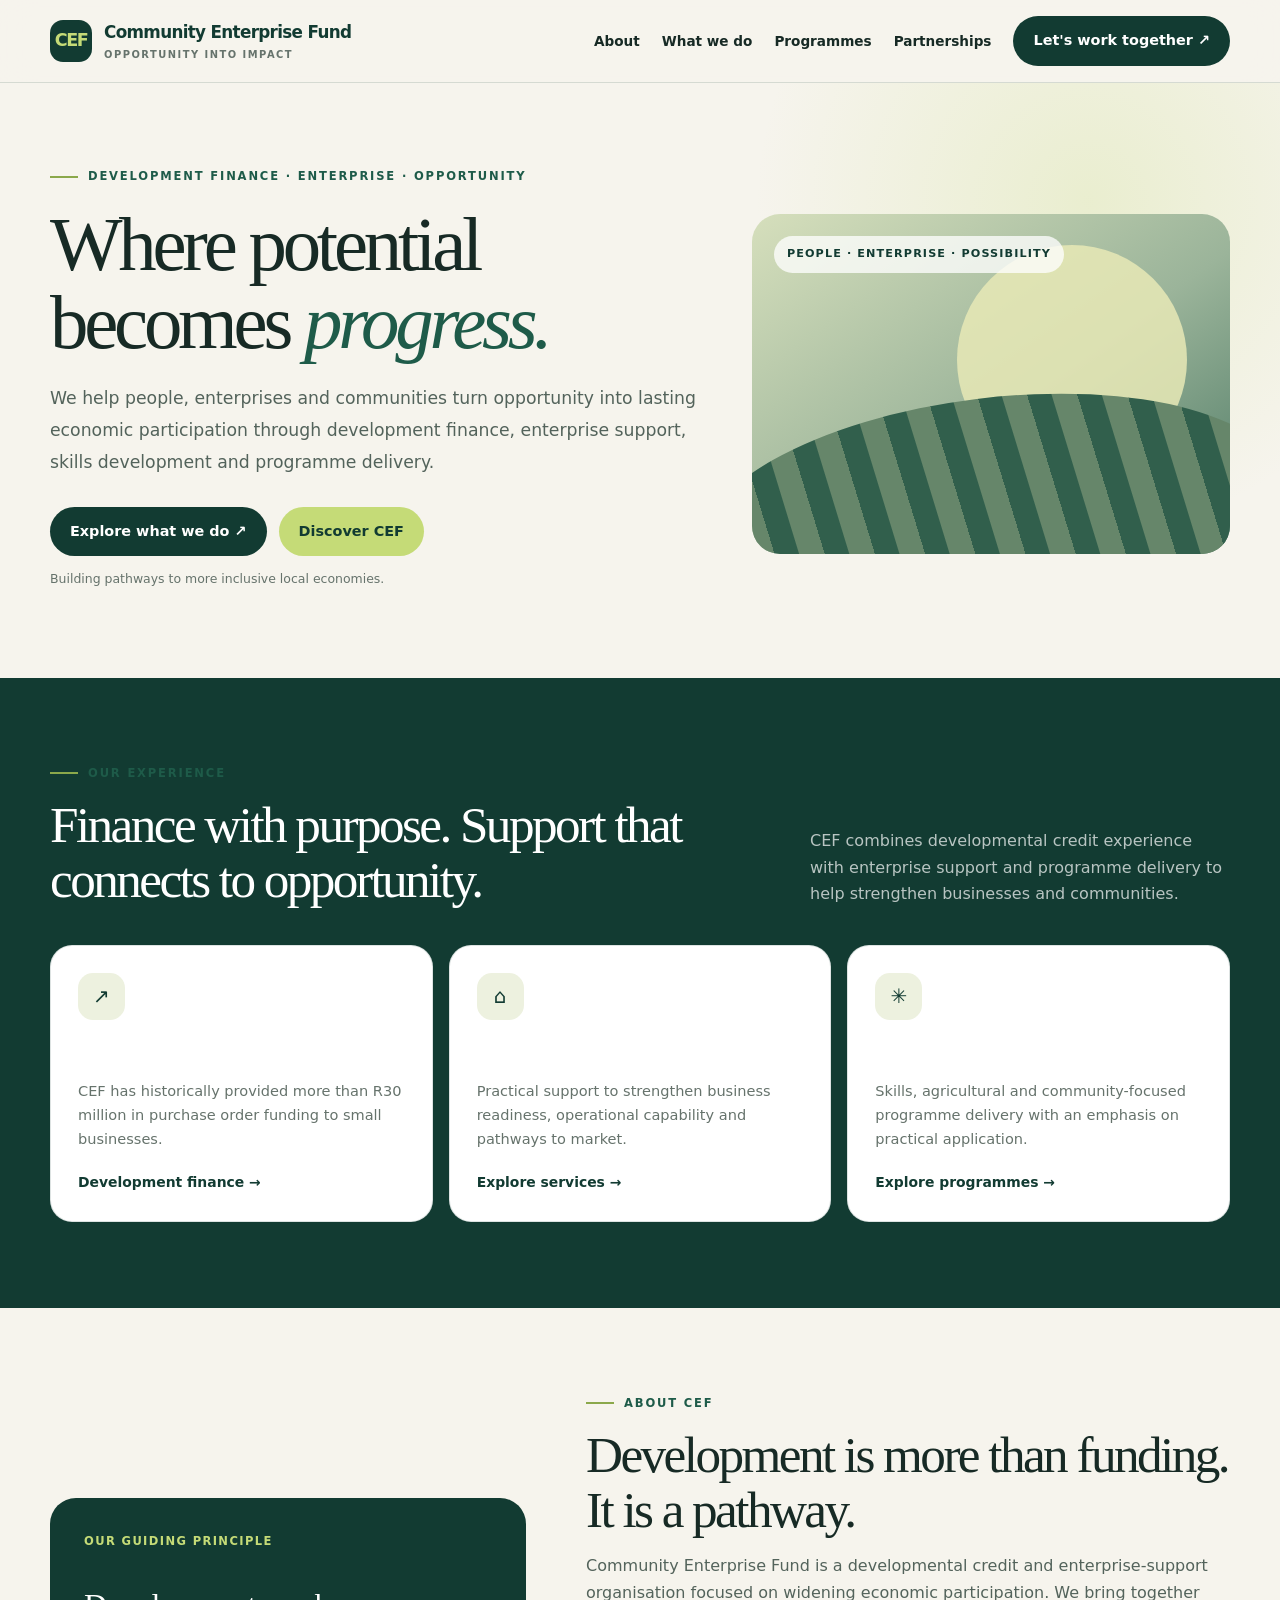
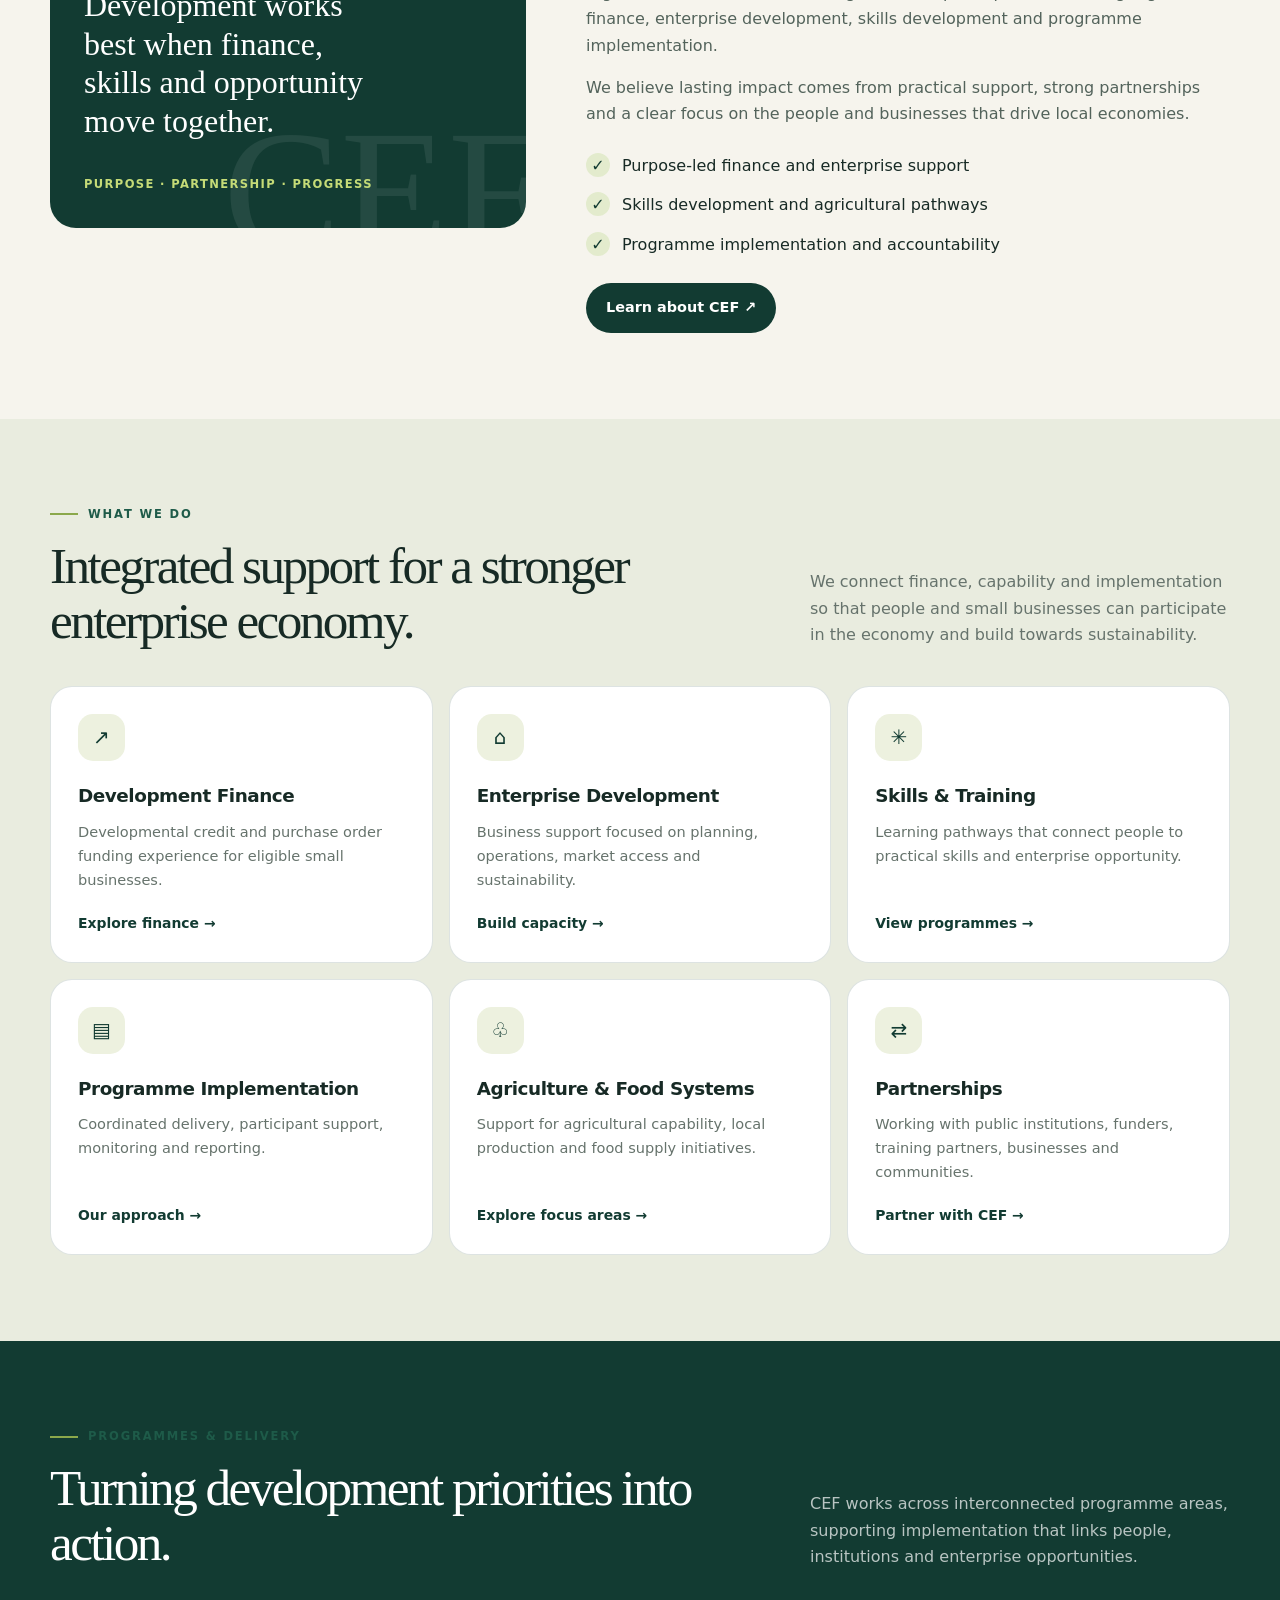
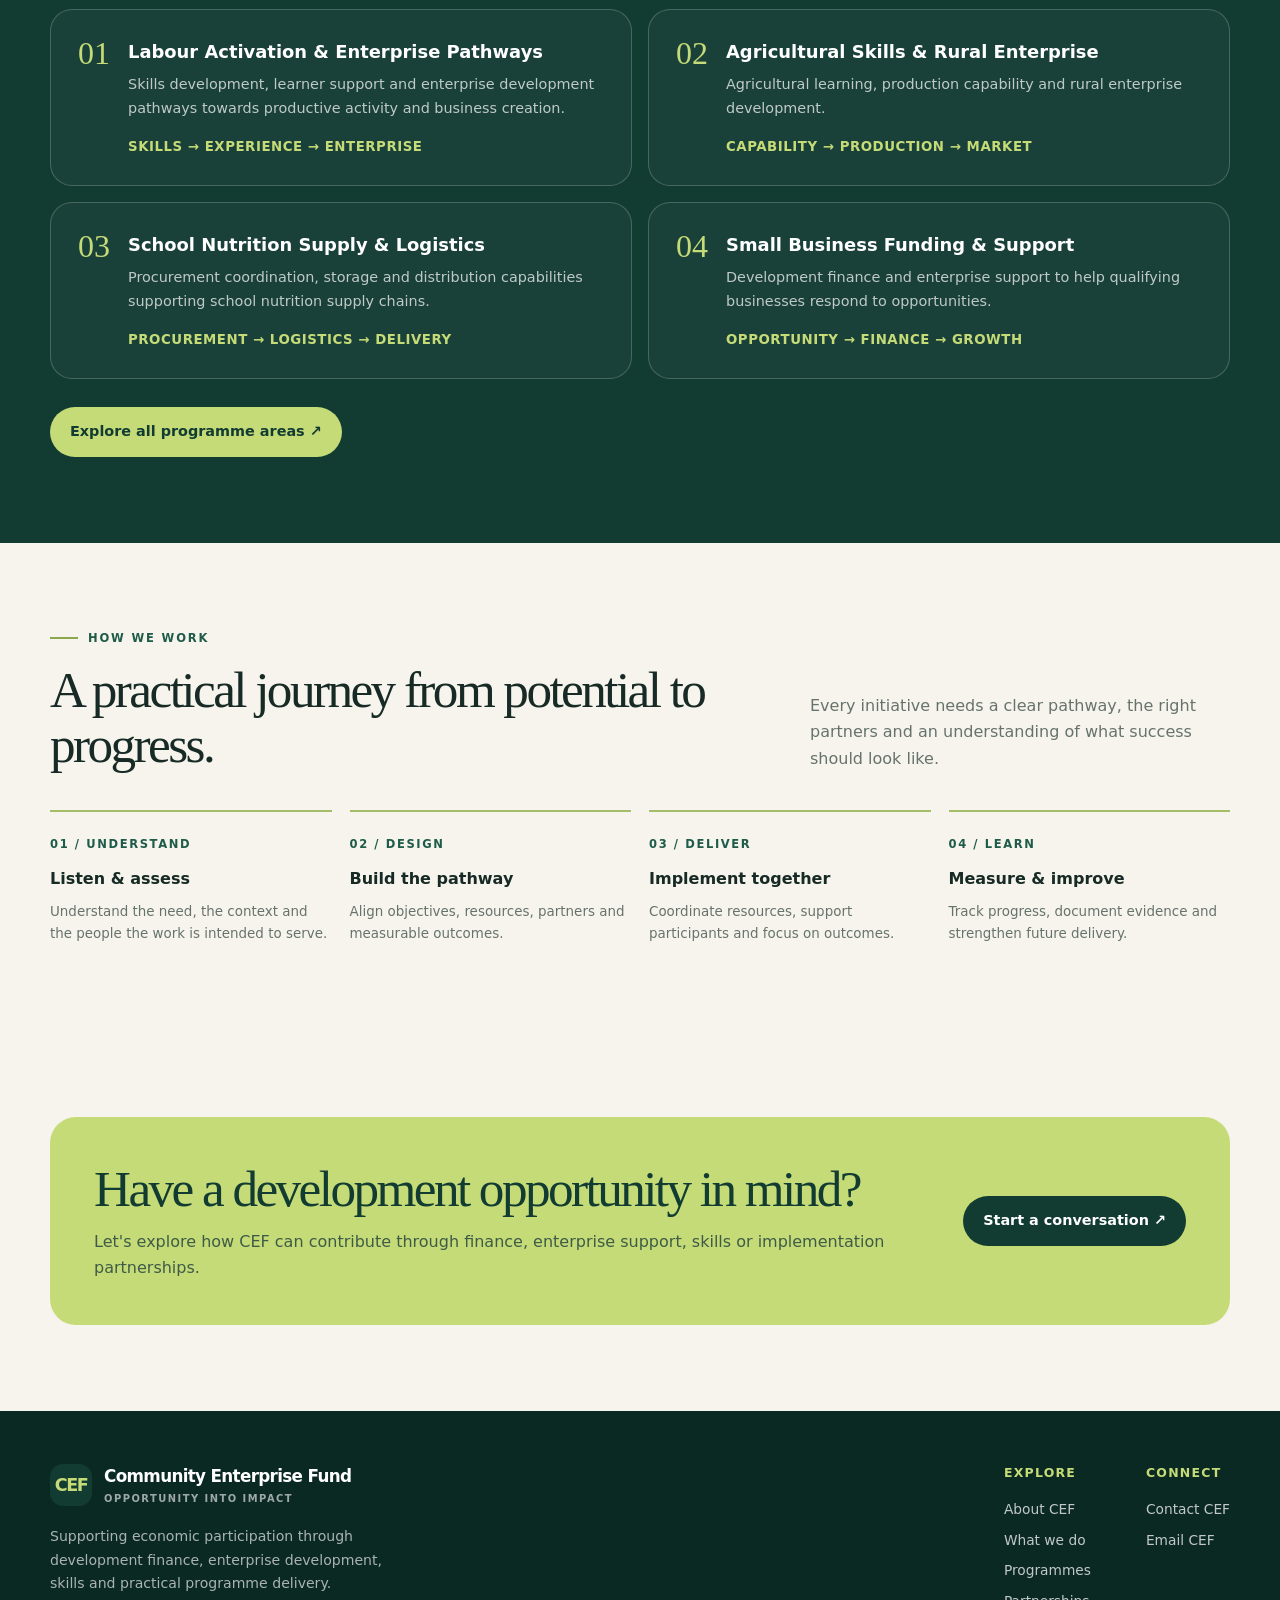
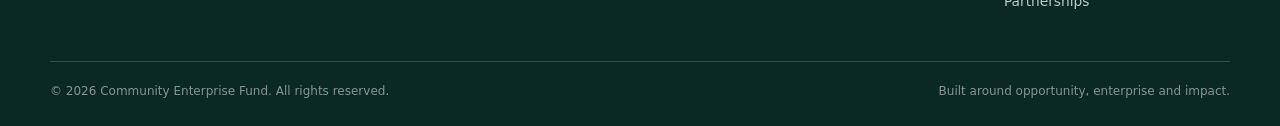
<file: index.html>
<!doctype html>
<html lang="en"><head><meta charset="utf-8"><meta name="viewport" content="width=device-width,initial-scale=1"><meta name="theme-color" content="#123b32"><meta name="description" content="Community Enterprise Fund — development finance, enterprise development, skills development and practical programme delivery across South Africa."><title>Community Enterprise Fund | Opportunity into Impact</title><link rel="stylesheet" href="assets/site.css"></head><body>
<header class="nav"><div class="wrap navin"><a class="brand" href="index.html" aria-label="CEF home"><span class="mark">CEF</span><span>Community Enterprise Fund<small>Opportunity into impact</small></span></a><button class="menu" aria-label="Open navigation" aria-expanded="false">☰</button><nav class="links" aria-label="Main navigation"><a href="about.html">About</a><a href="services.html">What we do</a><a href="programmes.html">Programmes</a><a href="partnerships.html">Partnerships</a><a class="navcta" href="contact.html">Let's work together ↗</a></nav></div></header>
<main>
<section class="page-hero"><div class="wrap page-hero-grid"><div class="reveal"><div class="eyebrow">Development finance · Enterprise · Opportunity</div><h1>Where potential becomes <em>progress.</em></h1><p class="lead">We help people, enterprises and communities turn opportunity into lasting economic participation through development finance, enterprise support, skills development and programme delivery.</p><div class="actions"><a class="btn primary" href="services.html">Explore what we do ↗</a><a class="btn light" href="about.html">Discover CEF</a></div><p class="form-note">Building pathways to more inclusive local economies.</p></div><div class="hero-art reveal"><span class="hero-art-label">People · Enterprise · Possibility</span></div></div></section>
<section class="section dark"><div class="wrap"><div class="section-head reveal"><div><div class="eyebrow">Our experience</div><h2>Finance with purpose. Support that connects to opportunity.</h2></div><p>CEF combines developmental credit experience with enterprise support and programme delivery to help strengthen businesses and communities.</p></div><div class="cards"><article class="card reveal"><div class="card-icon">↗</div><h3>R30m+ in PO funding</h3><p>CEF has historically provided more than R30 million in purchase order funding to small businesses.</p><a class="textlink" href="services.html">Development finance →</a></article><article class="card reveal"><div class="card-icon">⌂</div><h3>Enterprise development</h3><p>Practical support to strengthen business readiness, operational capability and pathways to market.</p><a class="textlink" href="services.html">Explore services →</a></article><article class="card reveal"><div class="card-icon">✳</div><h3>Skills & programmes</h3><p>Skills, agricultural and community-focused programme delivery with an emphasis on practical application.</p><a class="textlink" href="programmes.html">Explore programmes →</a></article></div></div></section>
<section class="section"><div class="wrap feature-grid"><div class="feature-panel reveal"><span>Our guiding principle</span><strong>Development works best when finance, skills and opportunity move together.</strong><span>Purpose · Partnership · Progress</span></div><div class="copy reveal"><div class="eyebrow">About CEF</div><h2>Development is more than funding. It is a pathway.</h2><p>Community Enterprise Fund is a developmental credit and enterprise-support organisation focused on widening economic participation. We bring together finance, enterprise development, skills development and programme implementation.</p><p>We believe lasting impact comes from practical support, strong partnerships and a clear focus on the people and businesses that drive local economies.</p><ul class="check-list"><li>Purpose-led finance and enterprise support</li><li>Skills development and agricultural pathways</li><li>Programme implementation and accountability</li></ul><a class="btn primary" href="about.html">Learn about CEF ↗</a></div></div></section>
<section class="section soft"><div class="wrap"><div class="section-head reveal"><div><div class="eyebrow">What we do</div><h2>Integrated support for a stronger enterprise economy.</h2></div><p>We connect finance, capability and implementation so that people and small businesses can participate in the economy and build towards sustainability.</p></div><div class="cards"><article class="card reveal"><div class="card-icon">↗</div><h3>Development Finance</h3><p>Developmental credit and purchase order funding experience for eligible small businesses.</p><a class="textlink" href="services.html">Explore finance →</a></article><article class="card reveal"><div class="card-icon">⌂</div><h3>Enterprise Development</h3><p>Business support focused on planning, operations, market access and sustainability.</p><a class="textlink" href="services.html">Build capacity →</a></article><article class="card reveal"><div class="card-icon">✳</div><h3>Skills & Training</h3><p>Learning pathways that connect people to practical skills and enterprise opportunity.</p><a class="textlink" href="programmes.html">View programmes →</a></article><article class="card reveal"><div class="card-icon">▤</div><h3>Programme Implementation</h3><p>Coordinated delivery, participant support, monitoring and reporting.</p><a class="textlink" href="programmes.html">Our approach →</a></article><article class="card reveal"><div class="card-icon">♧</div><h3>Agriculture & Food Systems</h3><p>Support for agricultural capability, local production and food supply initiatives.</p><a class="textlink" href="programmes.html">Explore focus areas →</a></article><article class="card reveal"><div class="card-icon">⇄</div><h3>Partnerships</h3><p>Working with public institutions, funders, training partners, businesses and communities.</p><a class="textlink" href="partnerships.html">Partner with CEF →</a></article></div></div></section>
<section class="section dark"><div class="wrap"><div class="section-head reveal"><div><div class="eyebrow">Programmes & delivery</div><h2>Turning development priorities into action.</h2></div><p>CEF works across interconnected programme areas, supporting implementation that links people, institutions and enterprise opportunities.</p></div><div class="program-list"><article class="program reveal"><div class="program-no">01</div><div><h3>Labour Activation & Enterprise Pathways</h3><p>Skills development, learner support and enterprise development pathways towards productive activity and business creation.</p><small>SKILLS → EXPERIENCE → ENTERPRISE</small></div></article><article class="program reveal"><div class="program-no">02</div><div><h3>Agricultural Skills & Rural Enterprise</h3><p>Agricultural learning, production capability and rural enterprise development.</p><small>CAPABILITY → PRODUCTION → MARKET</small></div></article><article class="program reveal"><div class="program-no">03</div><div><h3>School Nutrition Supply & Logistics</h3><p>Procurement coordination, storage and distribution capabilities supporting school nutrition supply chains.</p><small>PROCUREMENT → LOGISTICS → DELIVERY</small></div></article><article class="program reveal"><div class="program-no">04</div><div><h3>Small Business Funding & Support</h3><p>Development finance and enterprise support to help qualifying businesses respond to opportunities.</p><small>OPPORTUNITY → FINANCE → GROWTH</small></div></article></div><div class="actions"><a class="btn light" href="programmes.html">Explore all programme areas ↗</a></div></div></section>
<section class="section"><div class="wrap"><div class="section-head reveal"><div><div class="eyebrow">How we work</div><h2>A practical journey from potential to progress.</h2></div><p>Every initiative needs a clear pathway, the right partners and an understanding of what success should look like.</p></div><div class="steps"><div class="step reveal"><span>01 / UNDERSTAND</span><h3>Listen & assess</h3><p>Understand the need, the context and the people the work is intended to serve.</p></div><div class="step reveal"><span>02 / DESIGN</span><h3>Build the pathway</h3><p>Align objectives, resources, partners and measurable outcomes.</p></div><div class="step reveal"><span>03 / DELIVER</span><h3>Implement together</h3><p>Coordinate resources, support participants and focus on outcomes.</p></div><div class="step reveal"><span>04 / LEARN</span><h3>Measure & improve</h3><p>Track progress, document evidence and strengthen future delivery.</p></div></div></div></section>
<section class="section"><div class="wrap"><div class="band reveal"><div><h2>Have a development opportunity in mind?</h2><p>Let's explore how CEF can contribute through finance, enterprise support, skills or implementation partnerships.</p></div><a class="btn" href="contact.html">Start a conversation ↗</a></div></section>
</main>
<footer class="footer"><div class="wrap"><div class="footer-top"><div><a class="brand" href="index.html"><span class="mark">CEF</span><span>Community Enterprise Fund<small>Opportunity into impact</small></span></a><p class="footer-intro">Supporting economic participation through development finance, enterprise development, skills and practical programme delivery.</p></div><div class="footer-cols"><div class="footer-col"><strong>Explore</strong><a href="about.html">About CEF</a><a href="services.html">What we do</a><a href="programmes.html">Programmes</a><a href="partnerships.html">Partnerships</a></div><div class="footer-col"><strong>Connect</strong><a href="contact.html">Contact CEF</a><a href="mailto:info@cefund.co.za">Email CEF</a></div></div></div><div class="footer-bottom"><span>© <span data-year></span> Community Enterprise Fund. All rights reserved.</span><span>Built around opportunity, enterprise and impact.</span></div></div></footer><script src="assets/site.js"></script></body></html>
</file>
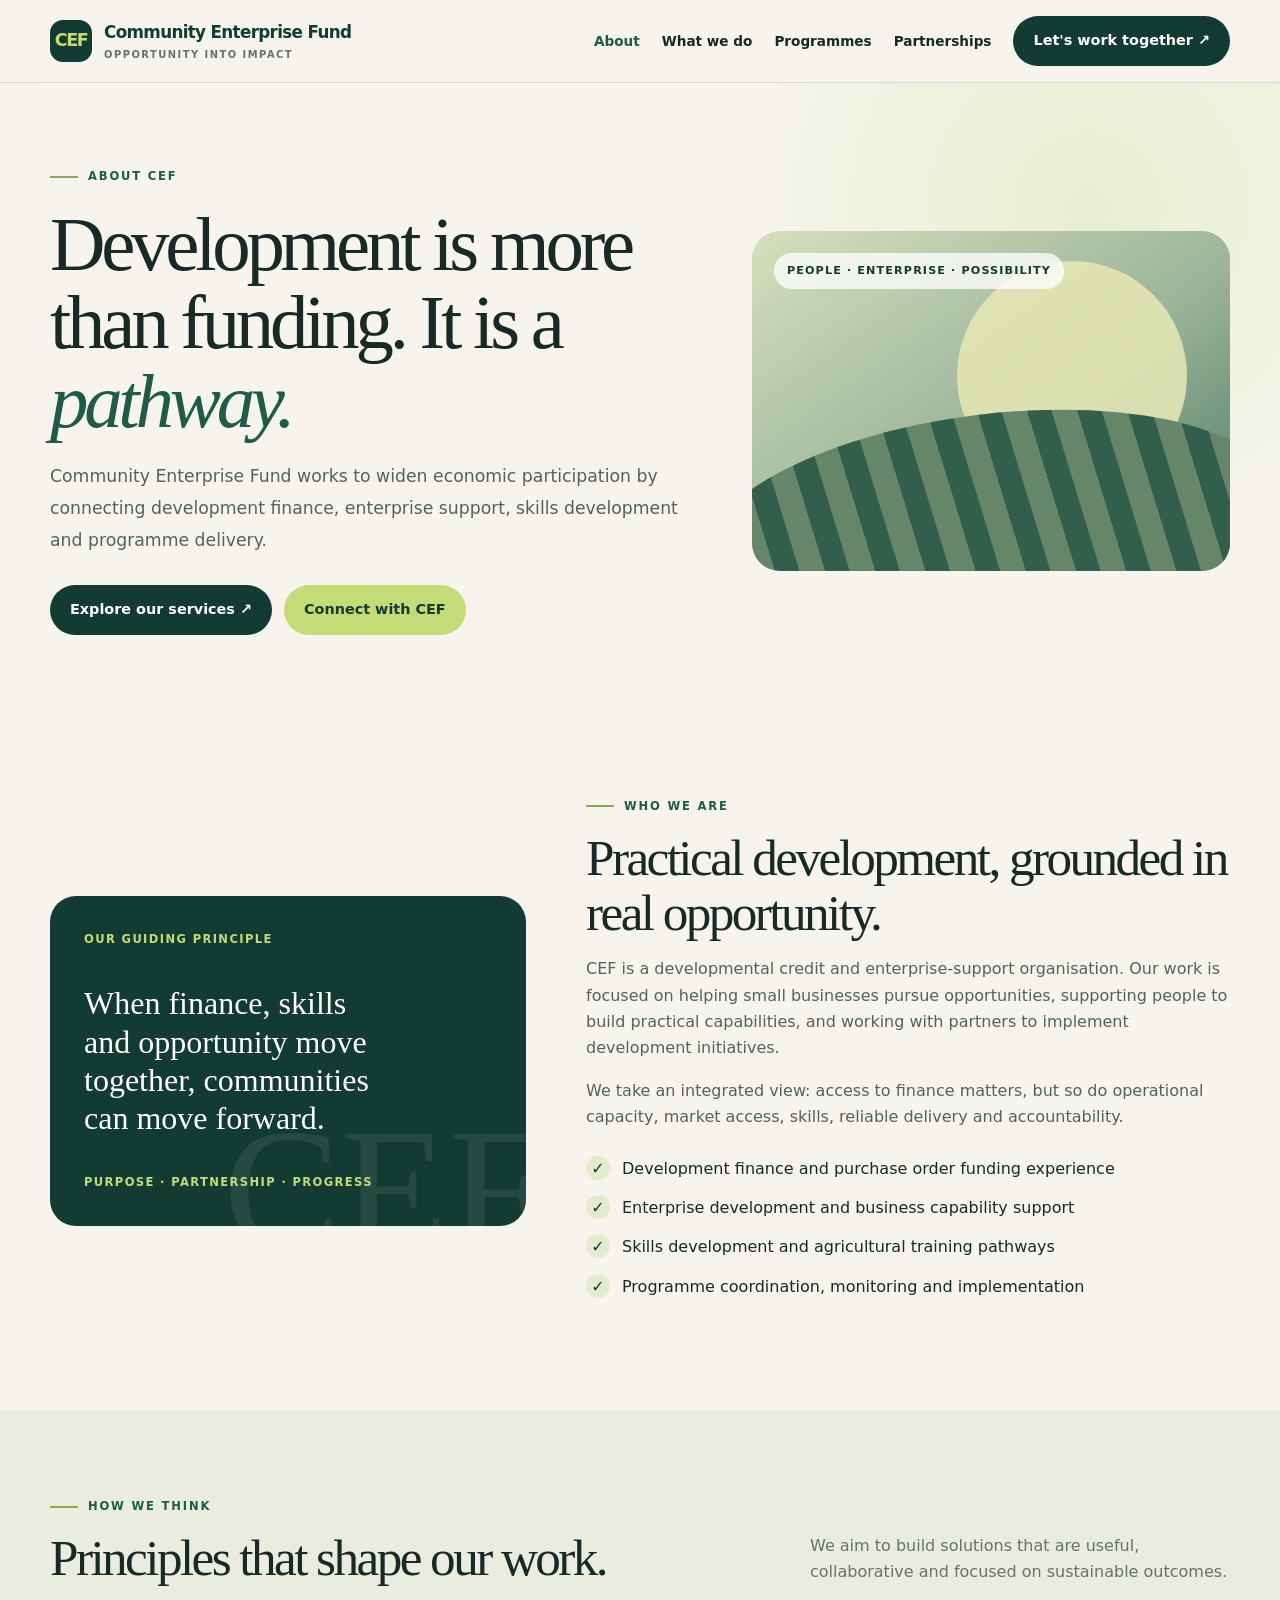
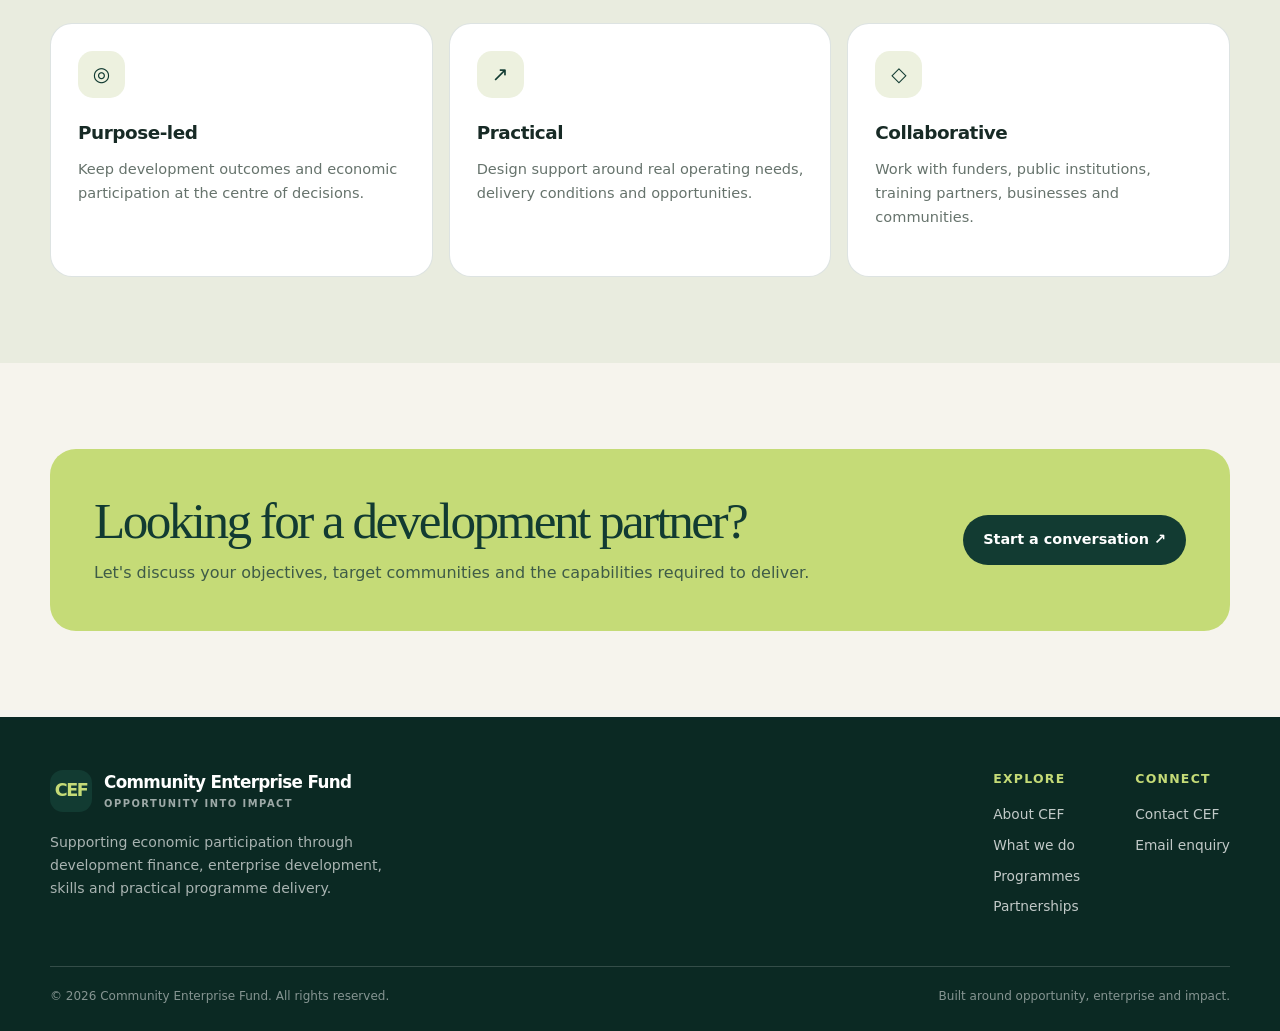
<file: about.html>
<!doctype html>
<html lang="en"><head><meta charset="utf-8"><meta name="viewport" content="width=device-width,initial-scale=1"><meta name="theme-color" content="#123b32"><meta name="description" content="Learn about Community Enterprise Fund, our purpose, values and integrated development approach."><title>About CEF | Community Enterprise Fund</title><link rel="stylesheet" href="assets/site.css"></head><body>
<header class="nav"><div class="wrap navin"><a class="brand" href="index.html" aria-label="CEF home"><span class="mark">CEF</span><span>Community Enterprise Fund<small>Opportunity into impact</small></span></a><button class="menu" aria-label="Open navigation" aria-expanded="false">☰</button><nav class="links" aria-label="Main navigation"><a href="about.html" aria-current="page">About</a><a href="services.html" >What we do</a><a href="programmes.html" >Programmes</a><a href="partnerships.html" >Partnerships</a><a class="navcta" href="contact.html">Let's work together ↗</a></nav></div></header>
<main>
<section class="page-hero"><div class="wrap page-hero-grid"><div class="reveal"><div class="eyebrow">About CEF</div><h1>Development is more than funding. It is a <em>pathway.</em></h1><p class="lead">Community Enterprise Fund works to widen economic participation by connecting development finance, enterprise support, skills development and programme delivery.</p><div class="actions"><a class="btn primary" href="services.html">Explore our services ↗</a><a class="btn light" href="contact.html">Connect with CEF</a></div></div><div class="hero-art reveal"><span class="hero-art-label">People · Enterprise · Possibility</span></div></div></section>
<section class="section"><div class="wrap feature-grid"><div class="feature-panel reveal"><span>Our guiding principle</span><strong>When finance, skills and opportunity move together, communities can move forward.</strong><span>Purpose · Partnership · Progress</span></div><div class="copy reveal"><div class="eyebrow">Who we are</div><h2>Practical development, grounded in real opportunity.</h2><p>CEF is a developmental credit and enterprise-support organisation. Our work is focused on helping small businesses pursue opportunities, supporting people to build practical capabilities, and working with partners to implement development initiatives.</p><p>We take an integrated view: access to finance matters, but so do operational capacity, market access, skills, reliable delivery and accountability.</p><ul class="check-list"><li>Development finance and purchase order funding experience</li><li>Enterprise development and business capability support</li><li>Skills development and agricultural training pathways</li><li>Programme coordination, monitoring and implementation</li></ul></div></div></section>
<section class="section soft"><div class="wrap"><div class="section-head reveal"><div><div class="eyebrow">How we think</div><h2>Principles that shape our work.</h2></div><p>We aim to build solutions that are useful, collaborative and focused on sustainable outcomes.</p></div><div class="cards"><article class="card reveal"><div class="card-icon">◎</div><h3>Purpose-led</h3><p>Keep development outcomes and economic participation at the centre of decisions.</p></article><article class="card reveal"><div class="card-icon">↗</div><h3>Practical</h3><p>Design support around real operating needs, delivery conditions and opportunities.</p></article><article class="card reveal"><div class="card-icon">◇</div><h3>Collaborative</h3><p>Work with funders, public institutions, training partners, businesses and communities.</p></article></div></div></section>
<section class="section"><div class="wrap"><div class="band reveal"><div><h2>Looking for a development partner?</h2><p>Let's discuss your objectives, target communities and the capabilities required to deliver.</p></div><a class="btn" href="contact.html">Start a conversation ↗</a></div></div></section></main>
<footer class="footer"><div class="wrap"><div class="footer-top"><div><a class="brand" href="index.html"><span class="mark">CEF</span><span>Community Enterprise Fund<small>Opportunity into impact</small></span></a><p class="footer-intro">Supporting economic participation through development finance, enterprise development, skills and practical programme delivery.</p></div><div class="footer-cols"><div class="footer-col"><strong>Explore</strong><a href="about.html">About CEF</a><a href="services.html">What we do</a><a href="programmes.html">Programmes</a><a href="partnerships.html">Partnerships</a></div><div class="footer-col"><strong>Connect</strong><a href="contact.html">Contact CEF</a><a href="mailto:info@cef.org.za">Email enquiry</a></div></div></div><div class="footer-bottom"><span>© <span data-year></span> Community Enterprise Fund. All rights reserved.</span><span>Built around opportunity, enterprise and impact.</span></div></div></footer><script src="assets/site.js"></script></body></html>
</file>
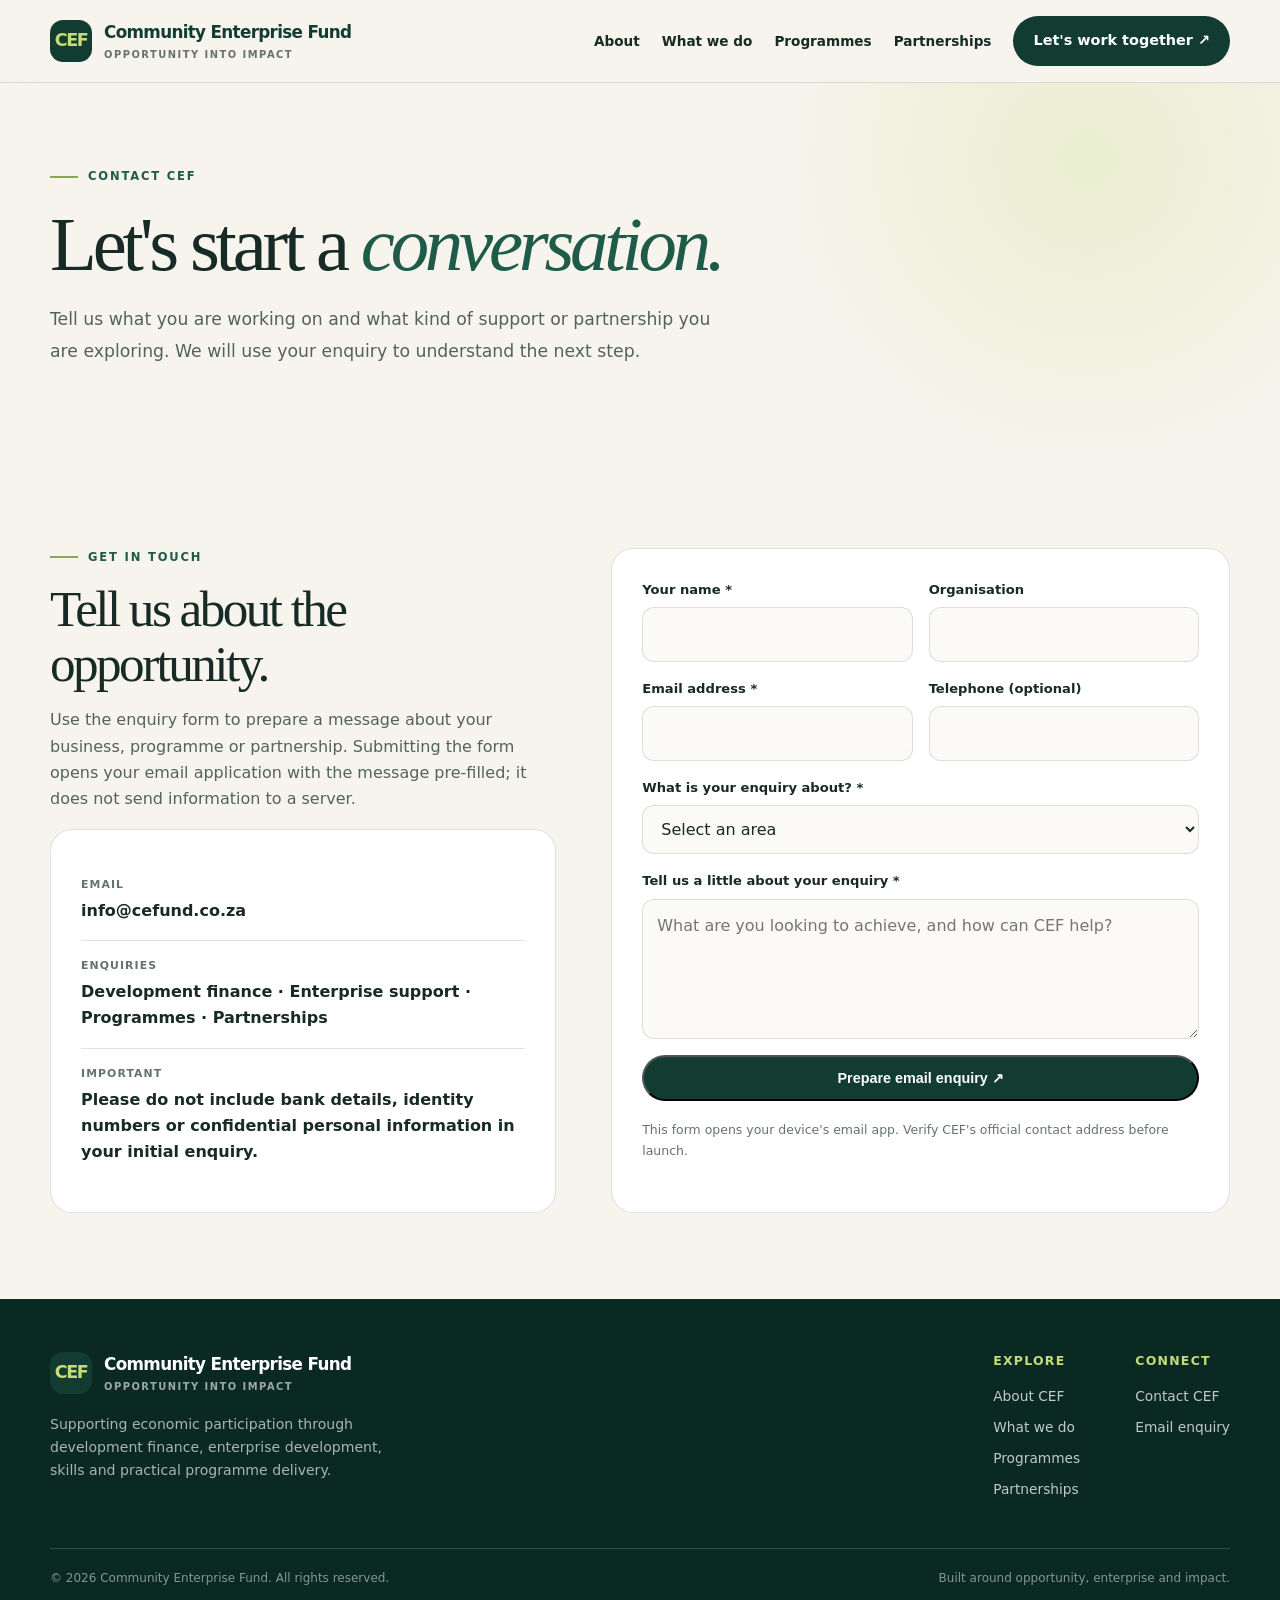
<file: contact.html>
<!doctype html>
<html lang="en"><head><meta charset="utf-8"><meta name="viewport" content="width=device-width,initial-scale=1"><meta name="theme-color" content="#123b32"><meta name="description" content="Contact Community Enterprise Fund about development finance, enterprise development, training, programme implementation and partnerships."><title>Contact CEF | Community Enterprise Fund</title><link rel="stylesheet" href="assets/site.css"></head><body>
<header class="nav"><div class="wrap navin"><a class="brand" href="index.html" aria-label="CEF home"><span class="mark">CEF</span><span>Community Enterprise Fund<small>Opportunity into impact</small></span></a><button class="menu" aria-label="Open navigation" aria-expanded="false">☰</button><nav class="links" aria-label="Main navigation"><a href="about.html" >About</a><a href="services.html" >What we do</a><a href="programmes.html" >Programmes</a><a href="partnerships.html" >Partnerships</a><a class="navcta" href="contact.html">Let's work together ↗</a></nav></div></header>
<main>
<section class="page-hero"><div class="wrap"><div class="reveal"><div class="eyebrow">Contact CEF</div><h1>Let's start a <em>conversation.</em></h1><p class="lead">Tell us what you are working on and what kind of support or partnership you are exploring. We will use your enquiry to understand the next step.</p></div></div></section>
<section class="section"><div class="wrap contact-grid"><div class="copy reveal"><div class="eyebrow">Get in touch</div><h2>Tell us about the opportunity.</h2><p>Use the enquiry form to prepare a message about your business, programme or partnership. Submitting the form opens your email application with the message pre-filled; it does not send information to a server.</p><div class="contact-box"><div class="contact-row"><small>Email</small><strong><a href="mailto:info@cefund.co.za">info@cefund.co.za</a></strong></div><div class="contact-row"><small>Enquiries</small><strong>Development finance · Enterprise support · Programmes · Partnerships</strong></div><div class="contact-row"><small>Important</small><strong>Please do not include bank details, identity numbers or confidential personal information in your initial enquiry.</strong></div></div></div>
<div class="contact-box reveal"><form data-mailto><div class="form-grid"><div class="field"><label for="name">Your name *</label><input id="name" name="name" autocomplete="name" required></div><div class="field"><label for="organisation">Organisation</label><input id="organisation" name="organisation" autocomplete="organization"></div><div class="field"><label for="email">Email address *</label><input id="email" name="email" type="email" autocomplete="email" required></div><div class="field"><label for="telephone">Telephone (optional)</label><input id="telephone" name="telephone" type="tel" autocomplete="tel"></div><div class="field full"><label for="topic">What is your enquiry about? *</label><select id="topic" name="topic" required><option value="">Select an area</option><option>Development finance</option><option>Enterprise development</option><option>Skills and training</option><option>Agriculture and food systems</option><option>Programme implementation</option><option>Supply chain and logistics</option><option>Partnership opportunity</option><option>Other enquiry</option></select></div><div class="field full"><label for="message">Tell us a little about your enquiry *</label><textarea id="message" name="message" required placeholder="What are you looking to achieve, and how can CEF help?"></textarea></div><div class="field full"><button class="btn primary" type="submit">Prepare email enquiry ↗</button><p class="form-note">This form opens your device's email app. Verify CEF's official contact address before launch.</p></div></div></form></div></div></section></main>
<footer class="footer"><div class="wrap"><div class="footer-top"><div><a class="brand" href="index.html"><span class="mark">CEF</span><span>Community Enterprise Fund<small>Opportunity into impact</small></span></a><p class="footer-intro">Supporting economic participation through development finance, enterprise development, skills and practical programme delivery.</p></div><div class="footer-cols"><div class="footer-col"><strong>Explore</strong><a href="about.html">About CEF</a><a href="services.html">What we do</a><a href="programmes.html">Programmes</a><a href="partnerships.html">Partnerships</a></div><div class="footer-col"><strong>Connect</strong><a href="contact.html">Contact CEF</a><a href="mailto:info@cefund.co.za">Email enquiry</a></div></div></div><div class="footer-bottom"><span>© <span data-year></span> Community Enterprise Fund. All rights reserved.</span><span>Built around opportunity, enterprise and impact.</span></div></div></footer><script src="assets/site.js"></script></body></html>
</file>
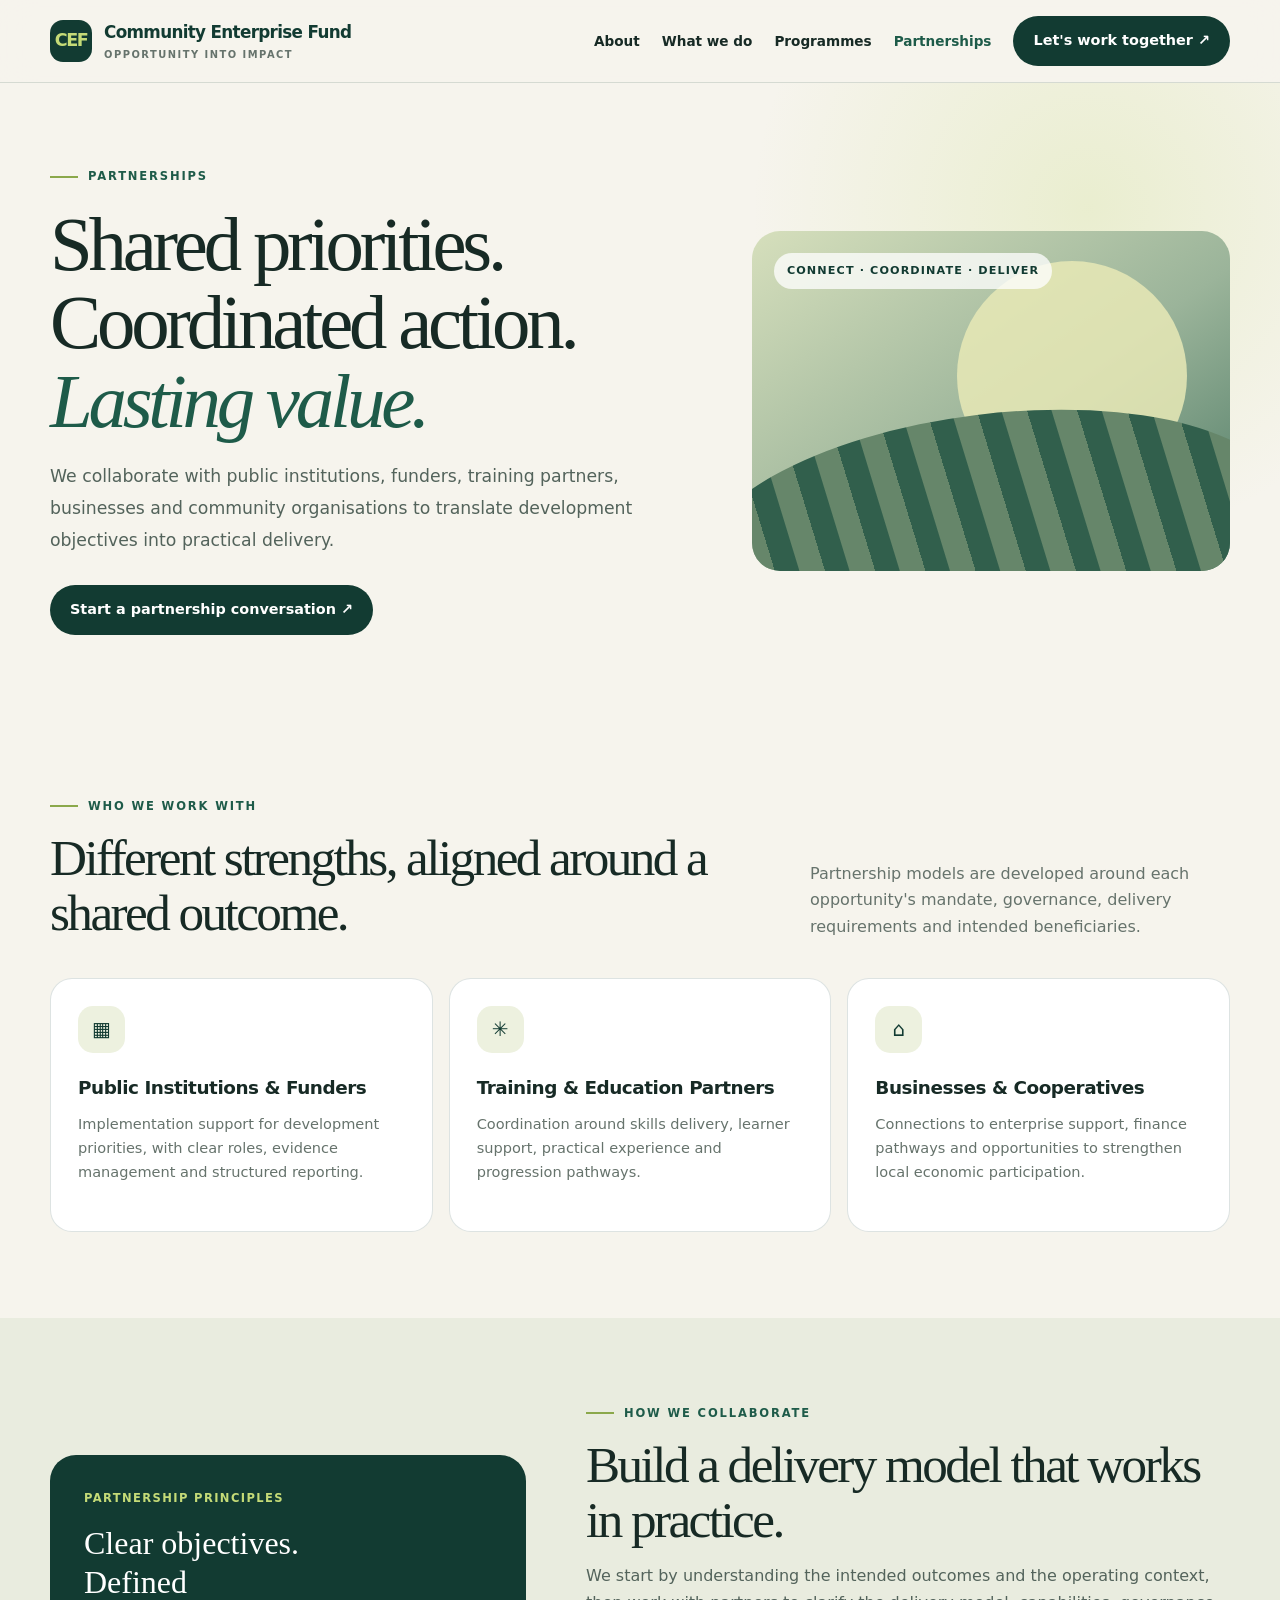
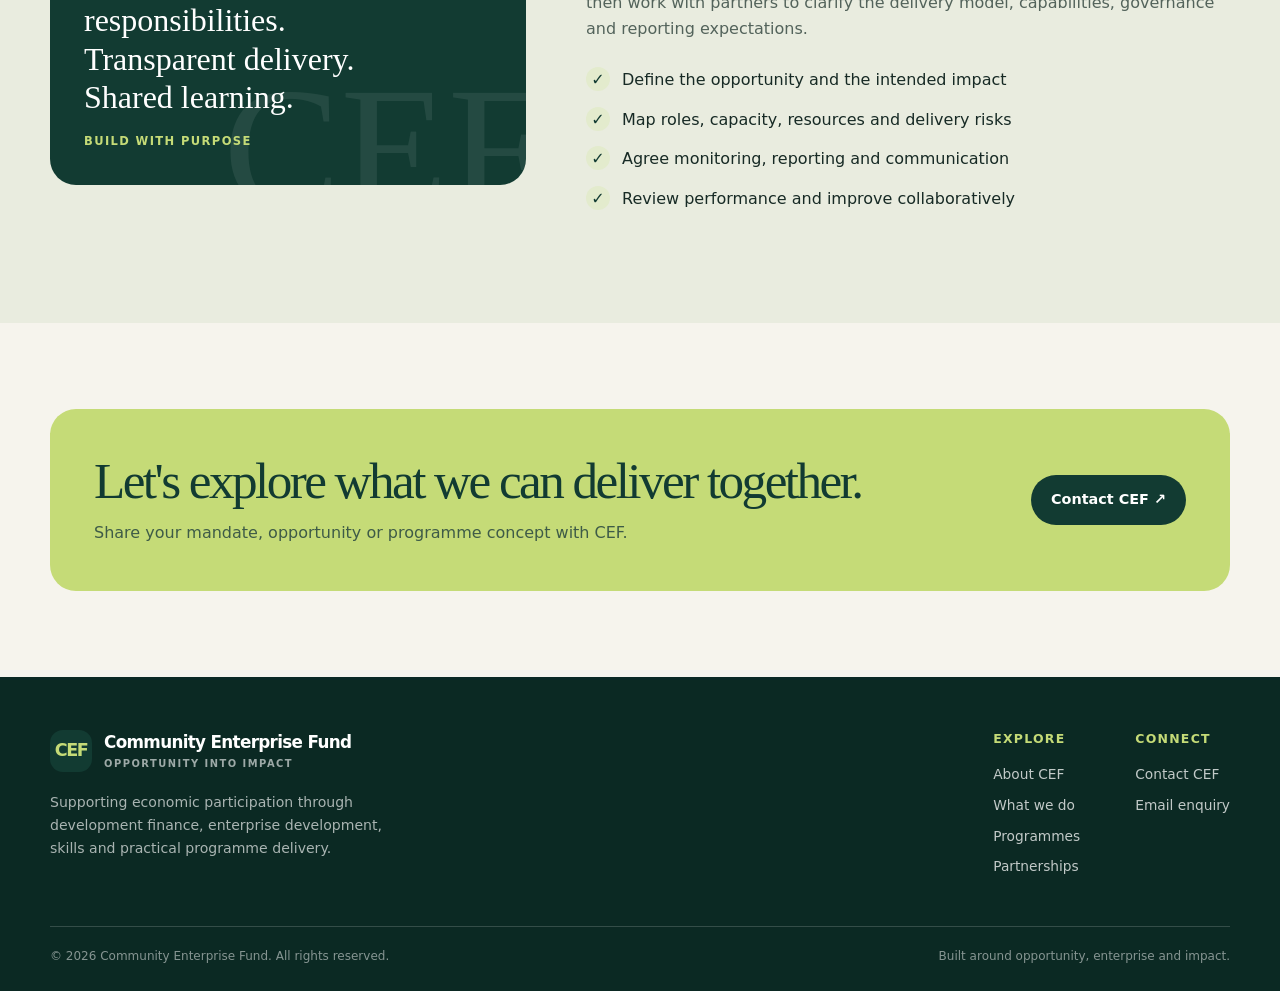
<file: partnerships.html>
<!doctype html>
<html lang="en"><head><meta charset="utf-8"><meta name="viewport" content="width=device-width,initial-scale=1"><meta name="theme-color" content="#123b32"><meta name="description" content="Partner with Community Enterprise Fund on development finance, enterprise support, skills programmes and community-focused implementation."><title>Partnerships | Community Enterprise Fund</title><link rel="stylesheet" href="assets/site.css"></head><body>
<header class="nav"><div class="wrap navin"><a class="brand" href="index.html" aria-label="CEF home"><span class="mark">CEF</span><span>Community Enterprise Fund<small>Opportunity into impact</small></span></a><button class="menu" aria-label="Open navigation" aria-expanded="false">☰</button><nav class="links" aria-label="Main navigation"><a href="about.html" >About</a><a href="services.html" >What we do</a><a href="programmes.html" >Programmes</a><a href="partnerships.html" aria-current="page">Partnerships</a><a class="navcta" href="contact.html">Let's work together ↗</a></nav></div></header>
<main>
<section class="page-hero"><div class="wrap page-hero-grid"><div class="reveal"><div class="eyebrow">Partnerships</div><h1>Shared priorities. Coordinated action. <em>Lasting value.</em></h1><p class="lead">We collaborate with public institutions, funders, training partners, businesses and community organisations to translate development objectives into practical delivery.</p><div class="actions"><a class="btn primary" href="contact.html">Start a partnership conversation ↗</a></div></div><div class="hero-art reveal"><span class="hero-art-label">Connect · Coordinate · Deliver</span></div></div></section>
<section class="section"><div class="wrap"><div class="section-head reveal"><div><div class="eyebrow">Who we work with</div><h2>Different strengths, aligned around a shared outcome.</h2></div><p>Partnership models are developed around each opportunity's mandate, governance, delivery requirements and intended beneficiaries.</p></div><div class="cards">
<article class="card reveal"><div class="card-icon">▦</div><h3>Public Institutions & Funders</h3><p>Implementation support for development priorities, with clear roles, evidence management and structured reporting.</p></article>
<article class="card reveal"><div class="card-icon">✳</div><h3>Training & Education Partners</h3><p>Coordination around skills delivery, learner support, practical experience and progression pathways.</p></article>
<article class="card reveal"><div class="card-icon">⌂</div><h3>Businesses & Cooperatives</h3><p>Connections to enterprise support, finance pathways and opportunities to strengthen local economic participation.</p></article>
</div></div></section>
<section class="section soft"><div class="wrap feature-grid"><div class="feature-panel reveal"><span>Partnership principles</span><strong>Clear objectives. Defined responsibilities. Transparent delivery. Shared learning.</strong><span>Build with purpose</span></div><div class="copy reveal"><div class="eyebrow">How we collaborate</div><h2>Build a delivery model that works in practice.</h2><p>We start by understanding the intended outcomes and the operating context, then work with partners to clarify the delivery model, capabilities, governance and reporting expectations.</p><ul class="check-list"><li>Define the opportunity and the intended impact</li><li>Map roles, capacity, resources and delivery risks</li><li>Agree monitoring, reporting and communication</li><li>Review performance and improve collaboratively</li></ul></div></div></section>
<section class="section"><div class="wrap"><div class="band reveal"><div><h2>Let's explore what we can deliver together.</h2><p>Share your mandate, opportunity or programme concept with CEF.</p></div><a class="btn" href="contact.html">Contact CEF ↗</a></div></div></section></main>
<footer class="footer"><div class="wrap"><div class="footer-top"><div><a class="brand" href="index.html"><span class="mark">CEF</span><span>Community Enterprise Fund<small>Opportunity into impact</small></span></a><p class="footer-intro">Supporting economic participation through development finance, enterprise development, skills and practical programme delivery.</p></div><div class="footer-cols"><div class="footer-col"><strong>Explore</strong><a href="about.html">About CEF</a><a href="services.html">What we do</a><a href="programmes.html">Programmes</a><a href="partnerships.html">Partnerships</a></div><div class="footer-col"><strong>Connect</strong><a href="contact.html">Contact CEF</a><a href="mailto:info@cef.org.za">Email enquiry</a></div></div></div><div class="footer-bottom"><span>© <span data-year></span> Community Enterprise Fund. All rights reserved.</span><span>Built around opportunity, enterprise and impact.</span></div></div></footer><script src="assets/site.js"></script></body></html>
</file>
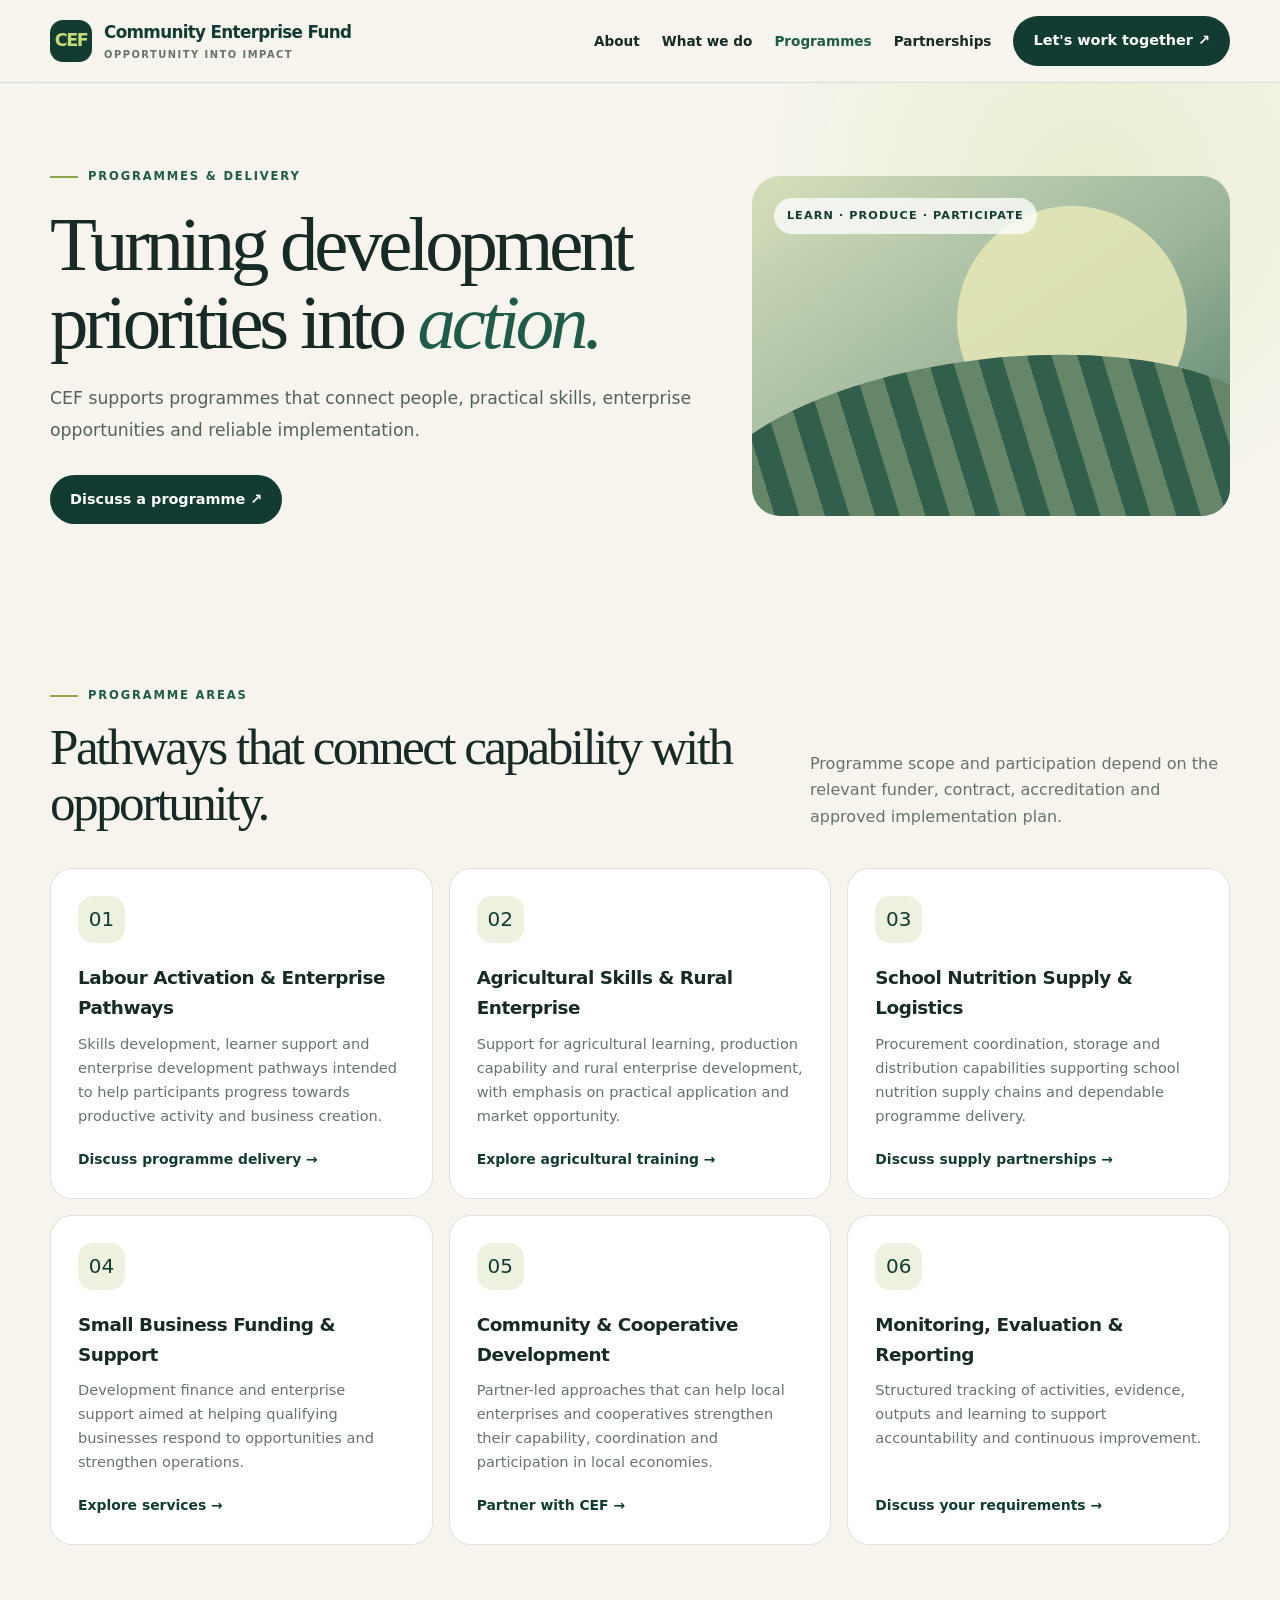
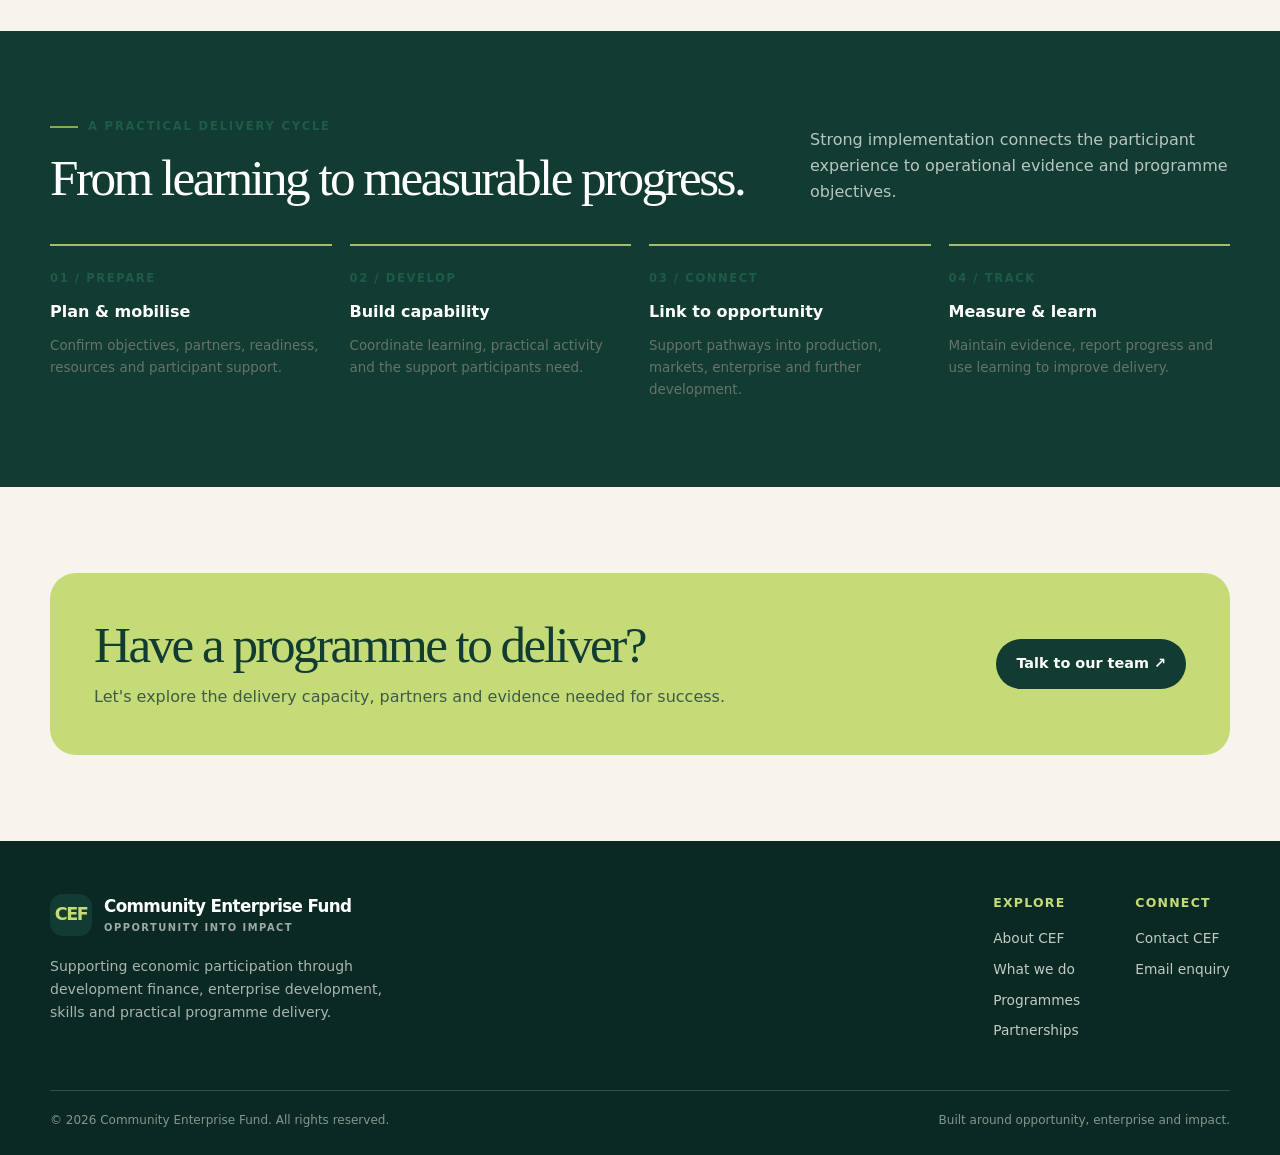
<file: programmes.html>
<!doctype html>
<html lang="en"><head><meta charset="utf-8"><meta name="viewport" content="width=device-width,initial-scale=1"><meta name="theme-color" content="#123b32"><meta name="description" content="Explore CEF programme areas spanning labour activation, agricultural skills, enterprise development and school nutrition logistics."><title>Programmes | Community Enterprise Fund</title><link rel="stylesheet" href="assets/site.css"></head><body>
<header class="nav"><div class="wrap navin"><a class="brand" href="index.html" aria-label="CEF home"><span class="mark">CEF</span><span>Community Enterprise Fund<small>Opportunity into impact</small></span></a><button class="menu" aria-label="Open navigation" aria-expanded="false">☰</button><nav class="links" aria-label="Main navigation"><a href="about.html" >About</a><a href="services.html" >What we do</a><a href="programmes.html" aria-current="page">Programmes</a><a href="partnerships.html" >Partnerships</a><a class="navcta" href="contact.html">Let's work together ↗</a></nav></div></header>
<main>
<section class="page-hero"><div class="wrap page-hero-grid"><div class="reveal"><div class="eyebrow">Programmes & delivery</div><h1>Turning development priorities into <em>action.</em></h1><p class="lead">CEF supports programmes that connect people, practical skills, enterprise opportunities and reliable implementation.</p><div class="actions"><a class="btn primary" href="contact.html">Discuss a programme ↗</a></div></div><div class="hero-art reveal"><span class="hero-art-label">Learn · Produce · Participate</span></div></div></section>
<section class="section"><div class="wrap"><div class="section-head reveal"><div><div class="eyebrow">Programme areas</div><h2>Pathways that connect capability with opportunity.</h2></div><p>Programme scope and participation depend on the relevant funder, contract, accreditation and approved implementation plan.</p></div><div class="cards">
<article class="card reveal"><div class="card-icon">01</div><h3>Labour Activation & Enterprise Pathways</h3><p>Skills development, learner support and enterprise development pathways intended to help participants progress towards productive activity and business creation.</p><a class="textlink" href="contact.html">Discuss programme delivery →</a></article>
<article class="card reveal"><div class="card-icon">02</div><h3>Agricultural Skills & Rural Enterprise</h3><p>Support for agricultural learning, production capability and rural enterprise development, with emphasis on practical application and market opportunity.</p><a class="textlink" href="contact.html">Explore agricultural training →</a></article>
<article class="card reveal"><div class="card-icon">03</div><h3>School Nutrition Supply & Logistics</h3><p>Procurement coordination, storage and distribution capabilities supporting school nutrition supply chains and dependable programme delivery.</p><a class="textlink" href="contact.html">Discuss supply partnerships →</a></article>
<article class="card reveal"><div class="card-icon">04</div><h3>Small Business Funding & Support</h3><p>Development finance and enterprise support aimed at helping qualifying businesses respond to opportunities and strengthen operations.</p><a class="textlink" href="services.html">Explore services →</a></article>
<article class="card reveal"><div class="card-icon">05</div><h3>Community & Cooperative Development</h3><p>Partner-led approaches that can help local enterprises and cooperatives strengthen their capability, coordination and participation in local economies.</p><a class="textlink" href="partnerships.html">Partner with CEF →</a></article>
<article class="card reveal"><div class="card-icon">06</div><h3>Monitoring, Evaluation & Reporting</h3><p>Structured tracking of activities, evidence, outputs and learning to support accountability and continuous improvement.</p><a class="textlink" href="contact.html">Discuss your requirements →</a></article>
</div></div></section>
<section class="section dark"><div class="wrap"><div class="section-head reveal"><div><div class="eyebrow">A practical delivery cycle</div><h2>From learning to measurable progress.</h2></div><p>Strong implementation connects the participant experience to operational evidence and programme objectives.</p></div><div class="steps"><div class="step reveal"><span>01 / PREPARE</span><h3>Plan & mobilise</h3><p>Confirm objectives, partners, readiness, resources and participant support.</p></div><div class="step reveal"><span>02 / DEVELOP</span><h3>Build capability</h3><p>Coordinate learning, practical activity and the support participants need.</p></div><div class="step reveal"><span>03 / CONNECT</span><h3>Link to opportunity</h3><p>Support pathways into production, markets, enterprise and further development.</p></div><div class="step reveal"><span>04 / TRACK</span><h3>Measure & learn</h3><p>Maintain evidence, report progress and use learning to improve delivery.</p></div></div></div></section>
<section class="section"><div class="wrap"><div class="band reveal"><div><h2>Have a programme to deliver?</h2><p>Let's explore the delivery capacity, partners and evidence needed for success.</p></div><a class="btn" href="contact.html">Talk to our team ↗</a></div></div></section></main>
<footer class="footer"><div class="wrap"><div class="footer-top"><div><a class="brand" href="index.html"><span class="mark">CEF</span><span>Community Enterprise Fund<small>Opportunity into impact</small></span></a><p class="footer-intro">Supporting economic participation through development finance, enterprise development, skills and practical programme delivery.</p></div><div class="footer-cols"><div class="footer-col"><strong>Explore</strong><a href="about.html">About CEF</a><a href="services.html">What we do</a><a href="programmes.html">Programmes</a><a href="partnerships.html">Partnerships</a></div><div class="footer-col"><strong>Connect</strong><a href="contact.html">Contact CEF</a><a href="mailto:info@cef.org.za">Email enquiry</a></div></div></div><div class="footer-bottom"><span>© <span data-year></span> Community Enterprise Fund. All rights reserved.</span><span>Built around opportunity, enterprise and impact.</span></div></div></footer><script src="assets/site.js"></script></body></html>
</file>
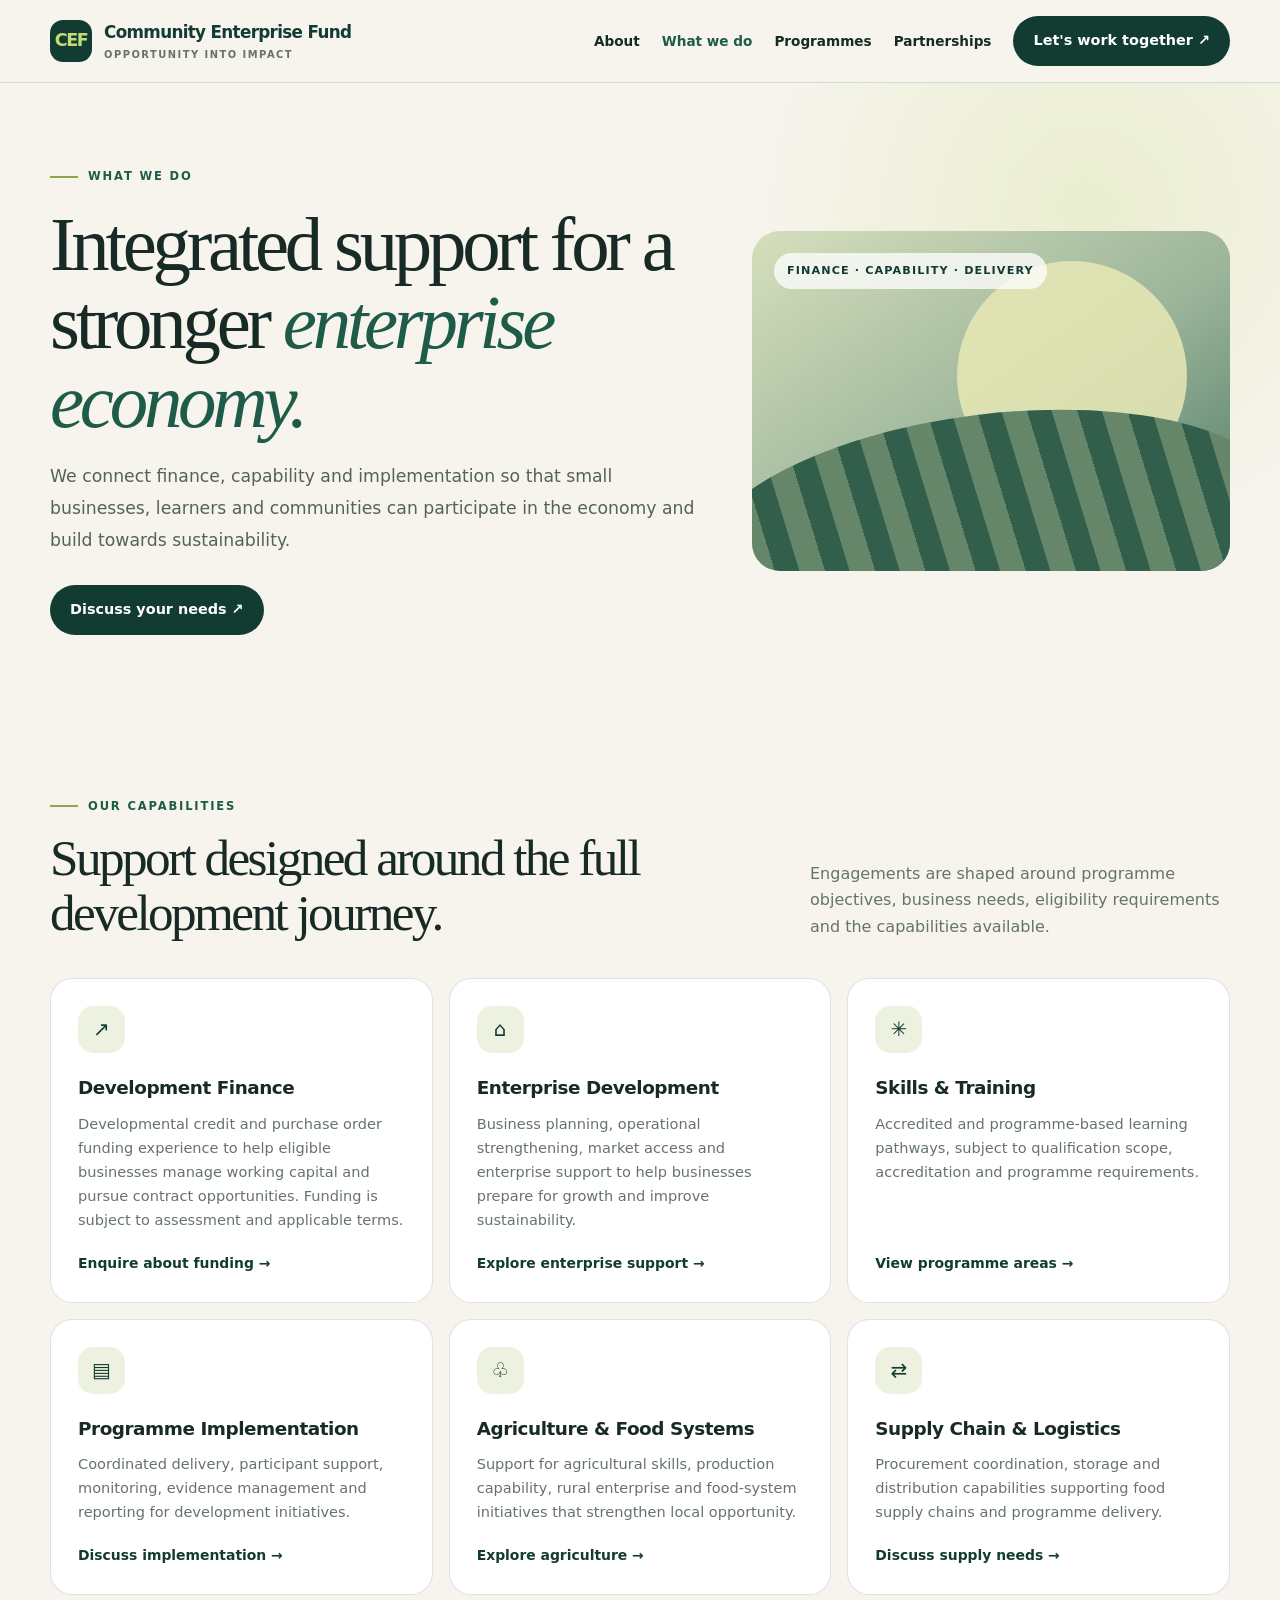
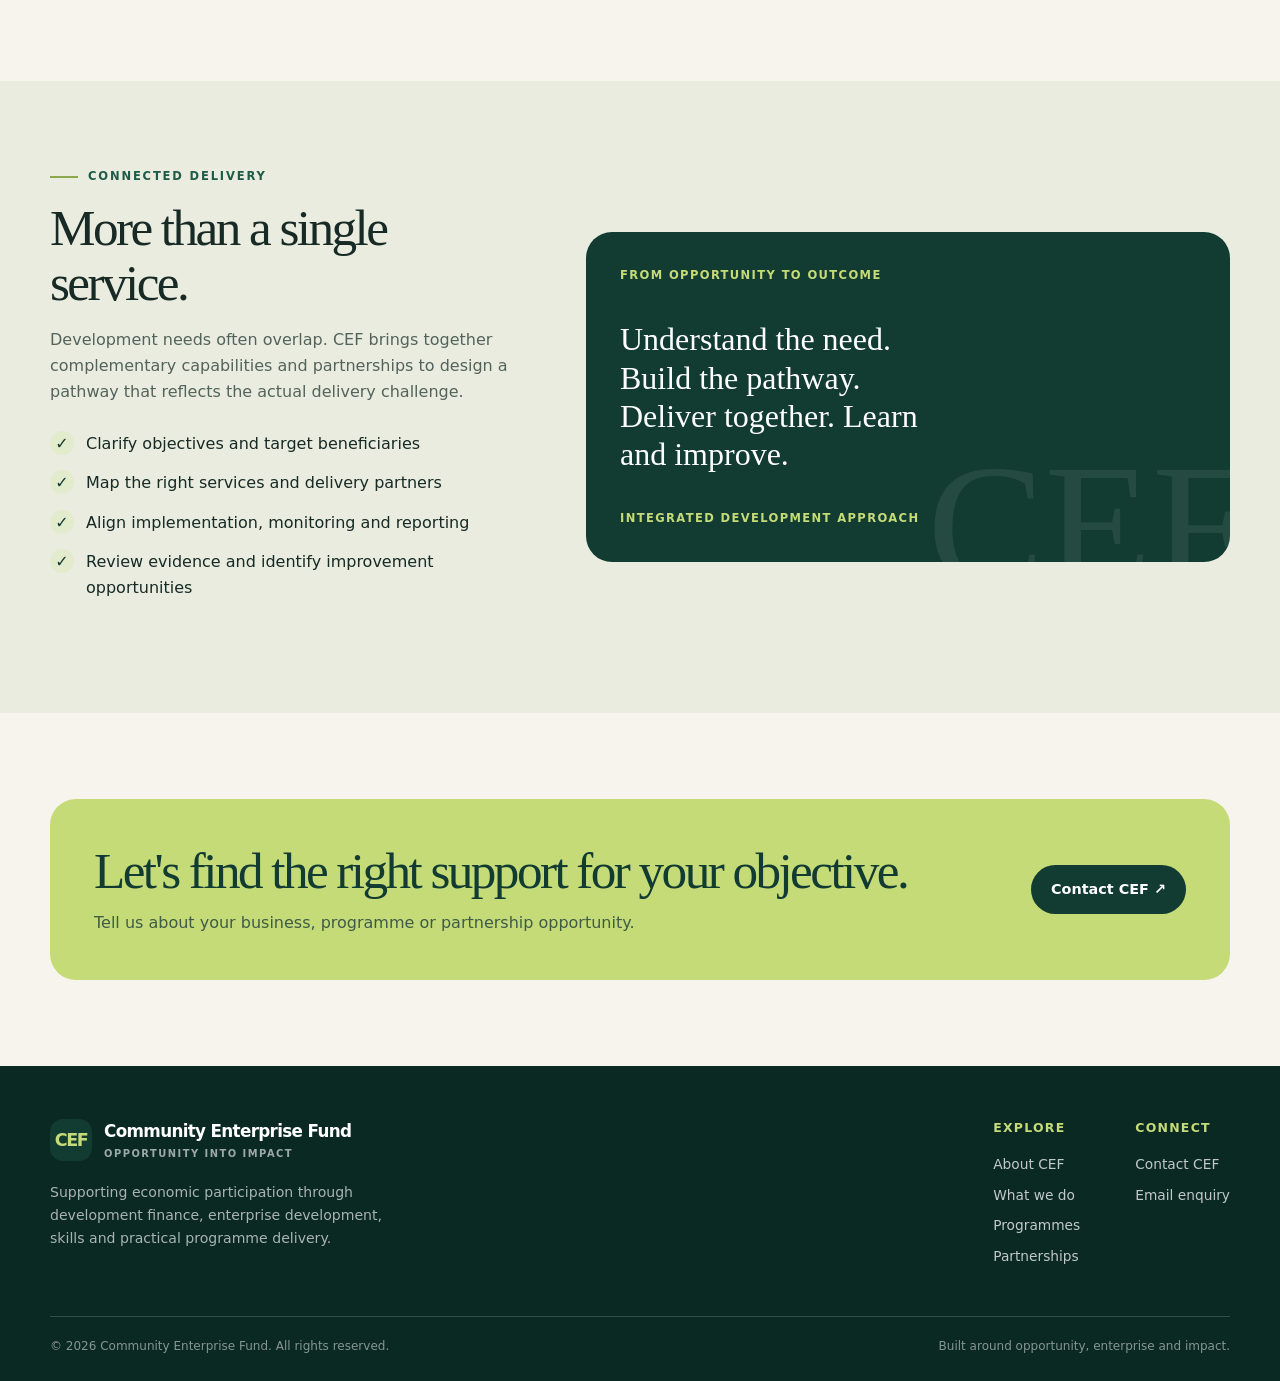
<file: services.html>
<!doctype html>
<html lang="en"><head><meta charset="utf-8"><meta name="viewport" content="width=device-width,initial-scale=1"><meta name="theme-color" content="#123b32"><meta name="description" content="Explore CEF's development finance, enterprise development, training, agriculture and programme implementation services."><title>Our Services | Community Enterprise Fund</title><link rel="stylesheet" href="assets/site.css"></head><body>
<header class="nav"><div class="wrap navin"><a class="brand" href="index.html" aria-label="CEF home"><span class="mark">CEF</span><span>Community Enterprise Fund<small>Opportunity into impact</small></span></a><button class="menu" aria-label="Open navigation" aria-expanded="false">☰</button><nav class="links" aria-label="Main navigation"><a href="about.html" >About</a><a href="services.html" aria-current="page">What we do</a><a href="programmes.html" >Programmes</a><a href="partnerships.html" >Partnerships</a><a class="navcta" href="contact.html">Let's work together ↗</a></nav></div></header>
<main>
<section class="page-hero"><div class="wrap page-hero-grid"><div class="reveal"><div class="eyebrow">What we do</div><h1>Integrated support for a stronger <em>enterprise economy.</em></h1><p class="lead">We connect finance, capability and implementation so that small businesses, learners and communities can participate in the economy and build towards sustainability.</p><div class="actions"><a class="btn primary" href="contact.html">Discuss your needs ↗</a></div></div><div class="hero-art reveal"><span class="hero-art-label">Finance · Capability · Delivery</span></div></div></section>
<section class="section"><div class="wrap"><div class="section-head reveal"><div><div class="eyebrow">Our capabilities</div><h2>Support designed around the full development journey.</h2></div><p>Engagements are shaped around programme objectives, business needs, eligibility requirements and the capabilities available.</p></div><div class="cards">
<article class="card reveal"><div class="card-icon">↗</div><h3>Development Finance</h3><p>Developmental credit and purchase order funding experience to help eligible businesses manage working capital and pursue contract opportunities. Funding is subject to assessment and applicable terms.</p><a class="textlink" href="contact.html">Enquire about funding →</a></article>
<article class="card reveal"><div class="card-icon">⌂</div><h3>Enterprise Development</h3><p>Business planning, operational strengthening, market access and enterprise support to help businesses prepare for growth and improve sustainability.</p><a class="textlink" href="contact.html">Explore enterprise support →</a></article>
<article class="card reveal"><div class="card-icon">✳</div><h3>Skills & Training</h3><p>Accredited and programme-based learning pathways, subject to qualification scope, accreditation and programme requirements.</p><a class="textlink" href="programmes.html">View programme areas →</a></article>
<article class="card reveal"><div class="card-icon">▤</div><h3>Programme Implementation</h3><p>Coordinated delivery, participant support, monitoring, evidence management and reporting for development initiatives.</p><a class="textlink" href="partnerships.html">Discuss implementation →</a></article>
<article class="card reveal"><div class="card-icon">♧</div><h3>Agriculture & Food Systems</h3><p>Support for agricultural skills, production capability, rural enterprise and food-system initiatives that strengthen local opportunity.</p><a class="textlink" href="programmes.html">Explore agriculture →</a></article>
<article class="card reveal"><div class="card-icon">⇄</div><h3>Supply Chain & Logistics</h3><p>Procurement coordination, storage and distribution capabilities supporting food supply chains and programme delivery.</p><a class="textlink" href="contact.html">Discuss supply needs →</a></article>
</div></div></section>
<section class="section soft"><div class="wrap feature-grid"><div class="copy reveal"><div class="eyebrow">Connected delivery</div><h2>More than a single service.</h2><p>Development needs often overlap. CEF brings together complementary capabilities and partnerships to design a pathway that reflects the actual delivery challenge.</p><ul class="check-list"><li>Clarify objectives and target beneficiaries</li><li>Map the right services and delivery partners</li><li>Align implementation, monitoring and reporting</li><li>Review evidence and identify improvement opportunities</li></ul></div><div class="feature-panel reveal"><span>From opportunity to outcome</span><strong>Understand the need. Build the pathway. Deliver together. Learn and improve.</strong><span>Integrated development approach</span></div></div></section>
<section class="section"><div class="wrap"><div class="band reveal"><div><h2>Let's find the right support for your objective.</h2><p>Tell us about your business, programme or partnership opportunity.</p></div><a class="btn" href="contact.html">Contact CEF ↗</a></div></div></section></main>
<footer class="footer"><div class="wrap"><div class="footer-top"><div><a class="brand" href="index.html"><span class="mark">CEF</span><span>Community Enterprise Fund<small>Opportunity into impact</small></span></a><p class="footer-intro">Supporting economic participation through development finance, enterprise development, skills and practical programme delivery.</p></div><div class="footer-cols"><div class="footer-col"><strong>Explore</strong><a href="about.html">About CEF</a><a href="services.html">What we do</a><a href="programmes.html">Programmes</a><a href="partnerships.html">Partnerships</a></div><div class="footer-col"><strong>Connect</strong><a href="contact.html">Contact CEF</a><a href="mailto:info@cef.org.za">Email enquiry</a></div></div></div><div class="footer-bottom"><span>© <span data-year></span> Community Enterprise Fund. All rights reserved.</span><span>Built around opportunity, enterprise and impact.</span></div></div></footer><script src="assets/site.js"></script></body></html>
</file>
<file: assets/site.css>
:root{--green:#123b32;--green2:#1e5b49;--lime:#c5db77;--cream:#f6f4ed;--ink:#172a25;--muted:#66736c;--white:#fff;--line:rgba(18,59,50,.14);--serif:Georgia,'Times New Roman',serif;--sans:Inter,ui-sans-serif,system-ui,-apple-system,BlinkMacSystemFont,"Segoe UI",sans-serif}
*{box-sizing:border-box}html{scroll-behavior:smooth;scroll-padding-top:88px}body{margin:0;background:var(--cream);color:var(--ink);font-family:var(--sans);line-height:1.65}a{color:inherit;text-decoration:none}button,a{-webkit-tap-highlight-color:transparent}.wrap{width:min(1180px,calc(100% - 48px));margin:auto}.nav{position:sticky;top:0;z-index:20;background:rgba(246,244,237,.92);backdrop-filter:blur(16px);border-bottom:1px solid var(--line)}.navin{height:82px;display:flex;align-items:center;justify-content:space-between;gap:28px}.brand{display:flex;align-items:center;gap:12px;font-weight:800;letter-spacing:-.04em;color:var(--green);font-size:1.05rem}.mark{width:42px;height:42px;border-radius:13px;background:var(--green);display:grid;place-items:center;color:var(--lime);font-size:1.1rem;font-weight:900;letter-spacing:-.08em}.brand small{display:block;font-size:.62rem;letter-spacing:.15em;text-transform:uppercase;color:var(--muted);font-weight:700}.links{display:flex;gap:22px;align-items:center;font-size:.85rem;font-weight:700}.links a:hover,.links a[aria-current=page]{color:var(--green2)}.navcta,.btn{display:inline-flex;align-items:center;justify-content:center;gap:10px;border-radius:999px;padding:13px 20px;font-weight:750;font-size:.9rem;transition:transform .25s,background .25s}.navcta,.btn.primary{background:var(--green);color:white}.navcta:hover,.btn.primary:hover{background:var(--green2);transform:translateY(-2px)}.btn.light{background:var(--lime);color:var(--green)}.menu{display:none;border:0;background:transparent;color:var(--green);font-size:1.7rem}.eyebrow{display:flex;align-items:center;gap:10px;text-transform:uppercase;letter-spacing:.16em;font-size:.72rem;font-weight:800;color:var(--green2)}.eyebrow:before{content:"";width:28px;height:2px;background:#8ba84b}.page-hero{padding:84px 0 76px;background:radial-gradient(circle at 85% 20%,rgba(197,219,119,.25),transparent 28%),var(--cream)}.page-hero-grid{display:grid;grid-template-columns:1.15fr .85fr;gap:55px;align-items:center}.page-hero h1{font-family:var(--serif);font-weight:500;letter-spacing:-.055em;line-height:1.02;font-size:clamp(3.1rem,6vw,5.4rem);margin:20px 0}.page-hero h1 em{color:var(--green2);font-weight:400}.lead{font-size:1.08rem;max-width:670px;color:#53635b;line-height:1.85}.actions{display:flex;gap:12px;flex-wrap:wrap;margin-top:28px}.hero-art{min-height:340px;border-radius:28px;position:relative;overflow:hidden;background:linear-gradient(145deg,#d6dfbc,#9bb49a 55%,#4c7964)}.hero-art:before{content:"";position:absolute;width:230px;height:230px;border-radius:50%;background:#e8e9b7;right:9%;top:9%;opacity:.85;animation:float 8s ease-in-out infinite}.hero-art:after{content:"";position:absolute;left:-12%;right:-12%;bottom:-26%;height:72%;border-radius:50% 50% 0 0;background:repeating-linear-gradient(80deg,#315f4c 0 23px,#66866a 24px 48px);transform:rotate(-7deg)}.hero-art-label{position:absolute;left:22px;top:22px;z-index:2;background:rgba(255,255,255,.76);padding:9px 13px;border-radius:999px;font-size:.7rem;text-transform:uppercase;letter-spacing:.1em;font-weight:800;color:var(--green)}.section{padding:86px 0}.section.soft{background:#e9ecdf}.section.dark{background:var(--green);color:white}.section-head{display:flex;justify-content:space-between;align-items:end;gap:35px;margin-bottom:38px}.section-head h2,.copy h2{font-family:var(--serif);font-weight:500;font-size:clamp(2.25rem,4vw,3.6rem);letter-spacing:-.05em;line-height:1.08;max-width:700px;margin:14px 0 0}.section-head p{max-width:420px;color:var(--muted);margin:0}.dark .section-head p{color:rgba(255,255,255,.7)}.cards{display:grid;grid-template-columns:repeat(3,1fr);gap:16px}.card{background:white;border:1px solid var(--line);border-radius:22px;padding:27px;min-height:245px;display:flex;flex-direction:column;transition:transform .3s,box-shadow .3s}.card:hover{transform:translateY(-6px);box-shadow:0 18px 45px rgba(18,59,50,.09)}.card-icon{width:47px;height:47px;display:grid;place-items:center;background:#edf1df;border-radius:15px;color:var(--green);font-size:1.25rem}.card h3{font-size:1.15rem;margin:20px 0 8px;letter-spacing:-.025em}.card p{color:var(--muted);font-size:.91rem;margin:0 0 20px}.card .textlink{margin-top:auto;font-size:.87rem;font-weight:750;color:var(--green)}.feature-grid{display:grid;grid-template-columns:.85fr 1.15fr;gap:60px;align-items:center}.feature-panel{border-radius:26px;background:var(--green);color:white;padding:34px;position:relative;overflow:hidden;min-height:330px;display:flex;flex-direction:column;justify-content:space-between}.feature-panel:after{content:"CEF";position:absolute;right:-20px;bottom:-65px;font:11rem var(--serif);color:rgba(255,255,255,.08)}.feature-panel strong{font:2rem/1.2 var(--serif);max-width:300px;position:relative;z-index:1}.feature-panel span{color:var(--lime);text-transform:uppercase;letter-spacing:.12em;font-size:.72rem;font-weight:800;position:relative;z-index:1}.copy p{color:#53635b}.check-list{padding:0;margin:25px 0;list-style:none;display:grid;gap:13px}.check-list li{display:flex;gap:12px;align-items:flex-start}.check-list li:before{content:'✓';flex:0 0 24px;width:24px;height:24px;display:grid;place-items:center;border-radius:50%;background:#e3ebcd;color:var(--green);font-weight:900}.band{background:var(--lime);padding:44px;border-radius:26px;display:flex;align-items:center;justify-content:space-between;gap:28px}.band h2{font:500 clamp(2rem,4vw,3.2rem)/1.08 var(--serif);letter-spacing:-.05em;color:var(--green);margin:0 0 12px}.band p{margin:0;color:#3e5b47}.band .btn{background:var(--green);color:white;white-space:nowrap}.steps{display:grid;grid-template-columns:repeat(4,1fr);gap:18px}.step{padding-top:18px;border-top:2px solid #a4bd67}.step span{font-size:.72rem;font-weight:800;letter-spacing:.14em;color:var(--green2)}.step h3{margin:9px 0;font-size:1rem}.step p{font-size:.84rem;color:var(--muted);margin:0}.program-list{display:grid;grid-template-columns:1fr 1fr;gap:16px}.program{border:1px solid rgba(255,255,255,.2);border-radius:22px;padding:27px;display:flex;gap:18px;align-items:flex-start;background:rgba(255,255,255,.035)}.program-no{font:2rem/1 var(--serif);color:var(--lime)}.program h3{margin:0 0 7px;font-size:1.12rem}.program p{margin:0;color:rgba(255,255,255,.72);font-size:.9rem}.program small{display:block;margin-top:15px;color:var(--lime);font-weight:700;letter-spacing:.04em}.contact-grid{display:grid;grid-template-columns:.9fr 1.1fr;gap:55px}.contact-box{background:white;border:1px solid var(--line);border-radius:22px;padding:30px}.contact-row{padding:16px 0;border-bottom:1px solid var(--line)}.contact-row:last-child{border:0}.contact-row small{display:block;color:var(--muted);text-transform:uppercase;letter-spacing:.1em;font-size:.68rem;font-weight:800}.contact-row strong{display:block;margin-top:4px}.form-grid{display:grid;grid-template-columns:1fr 1fr;gap:16px}.field{display:flex;flex-direction:column;gap:7px}.field.full{grid-column:1/-1}.field label{font-size:.82rem;font-weight:750}.field input,.field select,.field textarea{font:inherit;width:100%;border:1px solid var(--line);background:#fbfaf6;border-radius:12px;padding:13px 14px;color:var(--ink)}.field textarea{min-height:140px;resize:vertical}.field input:focus,.field select:focus,.field textarea:focus{outline:2px solid #a4bd67;outline-offset:2px}.form-note{font-size:.78rem;color:var(--muted)}.footer{background:#0b2923;color:white;padding:52px 0 24px}.footer-top{display:flex;justify-content:space-between;gap:50px;padding-bottom:40px}.footer .brand{color:white}.footer .brand small{color:rgba(255,255,255,.6)}.footer-intro{max-width:340px;color:rgba(255,255,255,.65);font-size:.88rem;margin-top:18px}.footer-cols{display:flex;gap:55px}.footer-col strong{display:block;color:var(--lime);font-size:.78rem;letter-spacing:.1em;text-transform:uppercase;margin-bottom:14px}.footer-col a{display:block;color:rgba(255,255,255,.75);font-size:.86rem;margin:8px 0}.footer-bottom{border-top:1px solid rgba(255,255,255,.17);padding-top:20px;display:flex;justify-content:space-between;gap:20px;color:rgba(255,255,255,.5);font-size:.75rem}.reveal{opacity:0;transform:translateY(20px);transition:opacity .7s ease,transform .7s cubic-bezier(.2,.7,.2,1)}.reveal.visible{opacity:1;transform:translateY(0)}@keyframes float{0%,100%{transform:translateY(0)}50%{transform:translateY(-13px)}}@media(prefers-reduced-motion:reduce){*,*:before,*:after{scroll-behavior:auto!important;animation:none!important;transition:none!important}.reveal{opacity:1;transform:none}}@media(max-width:900px){.links{gap:13px;font-size:.78rem}.page-hero-grid,.feature-grid,.contact-grid{grid-template-columns:1fr;gap:32px}.hero-art{min-height:270px}.cards{grid-template-columns:1fr 1fr}.steps{grid-template-columns:1fr 1fr}.section-head{display:block}.section-head p{margin-top:17px}.footer-top{flex-direction:column}.program-list{grid-template-columns:1fr}}@media(max-width:760px){.navin{height:72px}.menu{display:block}.links{display:none;position:absolute;top:71px;left:0;right:0;background:var(--cream);padding:20px 24px 27px;flex-direction:column;align-items:stretch;border-bottom:1px solid var(--line);font-size:.95rem}.links.open{display:flex}.links .navcta{text-align:center}.page-hero{padding:56px 0}.page-hero h1{font-size:3.25rem}.section{padding:66px 0}.cards{grid-template-columns:1fr}.card{min-height:220px}.band{padding:28px;align-items:flex-start;flex-direction:column}.footer-cols{gap:35px;flex-wrap:wrap}}@media(max-width:500px){.wrap{width:calc(100% - 34px)}.brand{font-size:.92rem}.mark{width:38px;height:38px}.steps{gap:23px 15px}.program{padding:22px;gap:14px}.form-grid{grid-template-columns:1fr}.field.full{grid-column:auto}.footer-bottom{flex-direction:column;gap:8px}.feature-panel{min-height:260px;padding:26px}}
</file>
